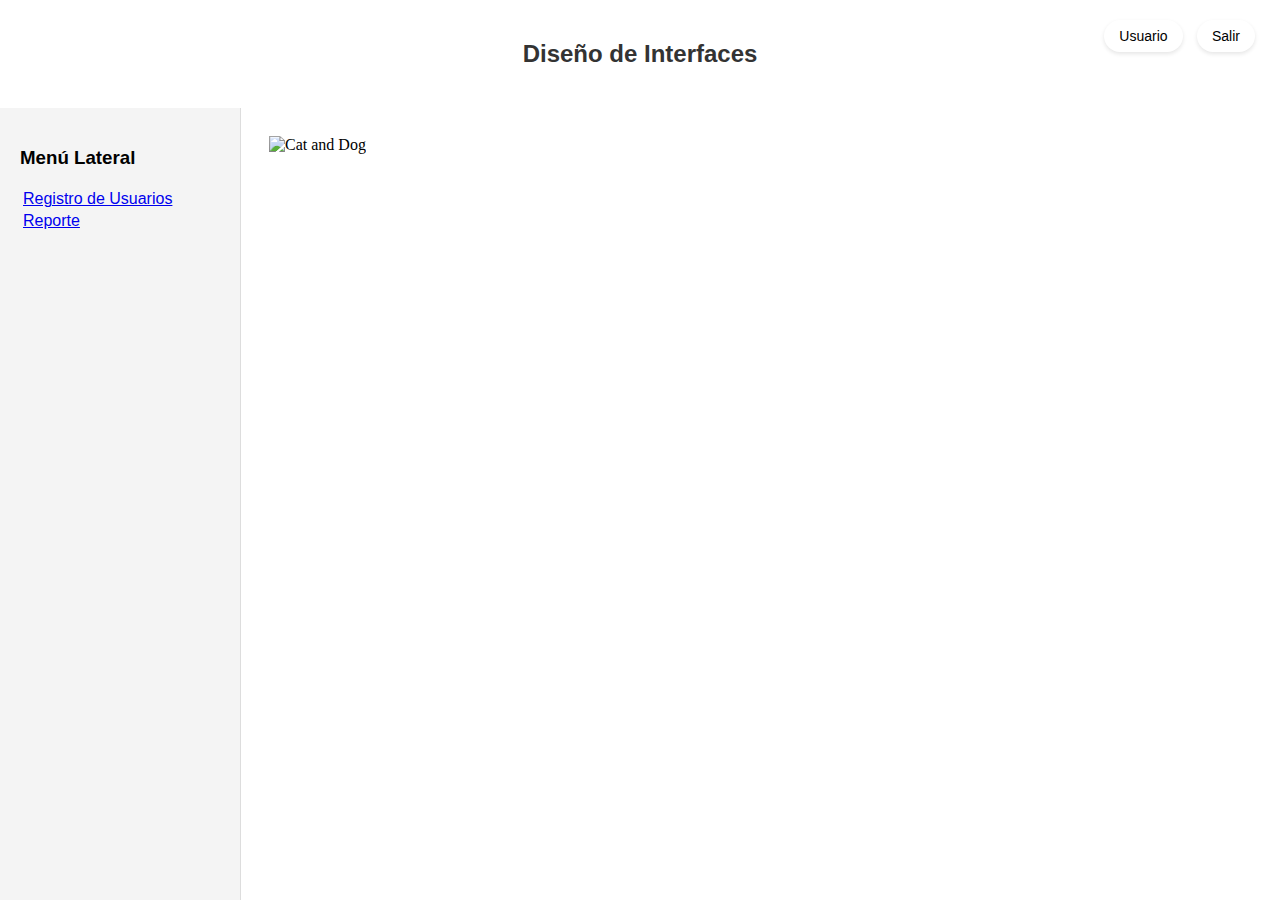
<file: index(taller4).html>
<!DOCTYPE html>
<html lang="en">
<head>
    <meta charset="UTF-8">
    <meta name="viewport" content="width=device-width, initial-scale=1.0">
    <title>Document</title>
    <style>
        body {
            margin: 0;
            font-family: Arial, sans-serif;
            display: flex;
            flex-direction: column;
            height: 100vh;
        }
        header {
            background-color: #ffffff;
            color: #333;
            padding: 20px;
            text-align: center;
            
        }
        .container {
            display: flex;
            flex: 1;
        }
        aside {
            width: 200px;
            background-color: #f4f4f4;
            padding: 20px;
            border-right: 1px solid #ddd;
        }
        .aside-right {
            width: 250px;
            background-color: #e9ecef;
            padding: 20px;
            border-left: 1px solid #ddd;
        }
        main {
            flex: 1;
            padding: 20px;
        }
        .menu-item {
            display: block;
            margin-bottom: 10px;
            text-decoration: none;
            color: #333;
        }
        .menu-item:hover {
            color: #007BFF;
        }
        .form-group {
            margin-bottom: 15px;
        }
        .form-group label {
            display: block;
            margin-bottom: 5px;
        }
        .etiqueta {
            background-color: #ffffff;
            color: rgb(0, 0, 0);
            padding: 8px 15px;
            border-radius: 20px;
            font-size: 14px;
            margin: 0 5px;
            display: inline-block;
            text-decoration: none;
            transition: all 0.3s ease;
            cursor: pointer;
            box-shadow: 0 2px 4px rgba(0,0,0,0.1);
        }
        .etiqueta:hover {
            background-color: #ffffff;
            transform: translateY(-2px);
            box-shadow: 0 0px 0px rgba(0,0,0,0.2);
        }
        .header-actions {
            position: absolute;
            top: 20px;
            right: 20px;
        }
    </style>
</head>
<body>
    <header>
        <h2>Diseño de Interfaces</h2>
        <div class="header-actions">
            <a href="#" class="etiqueta Usuario">Usuario</a>
            <a href="#" class="etiqueta Salir">Salir</a>
        </div>
    </header>
    
    <div class="container">
        <aside>
            <h3>Menú Lateral</h3>
            <table>
                <tr><!--filas-->
                    <td><a href="registroUsuario.html" target="contenido_iframe" class="RegistroUsuario">Registro de Usuarios</a></td> <!--Columna-->
                </tr>
                <tr>
                    <td><a href="reporte.html" target="contenido_iframe" class="Reporte">Reporte</a></td>
                </tr>
            </table>
        </aside>
        <main>
            <iframe name="contenido_iframe" src="frontPrincipal.html" style="width: 100%; height: 100%; min-height: 400px; border: none;"></iframe>
        </main>
    </div>
</body>
</html>
</file>
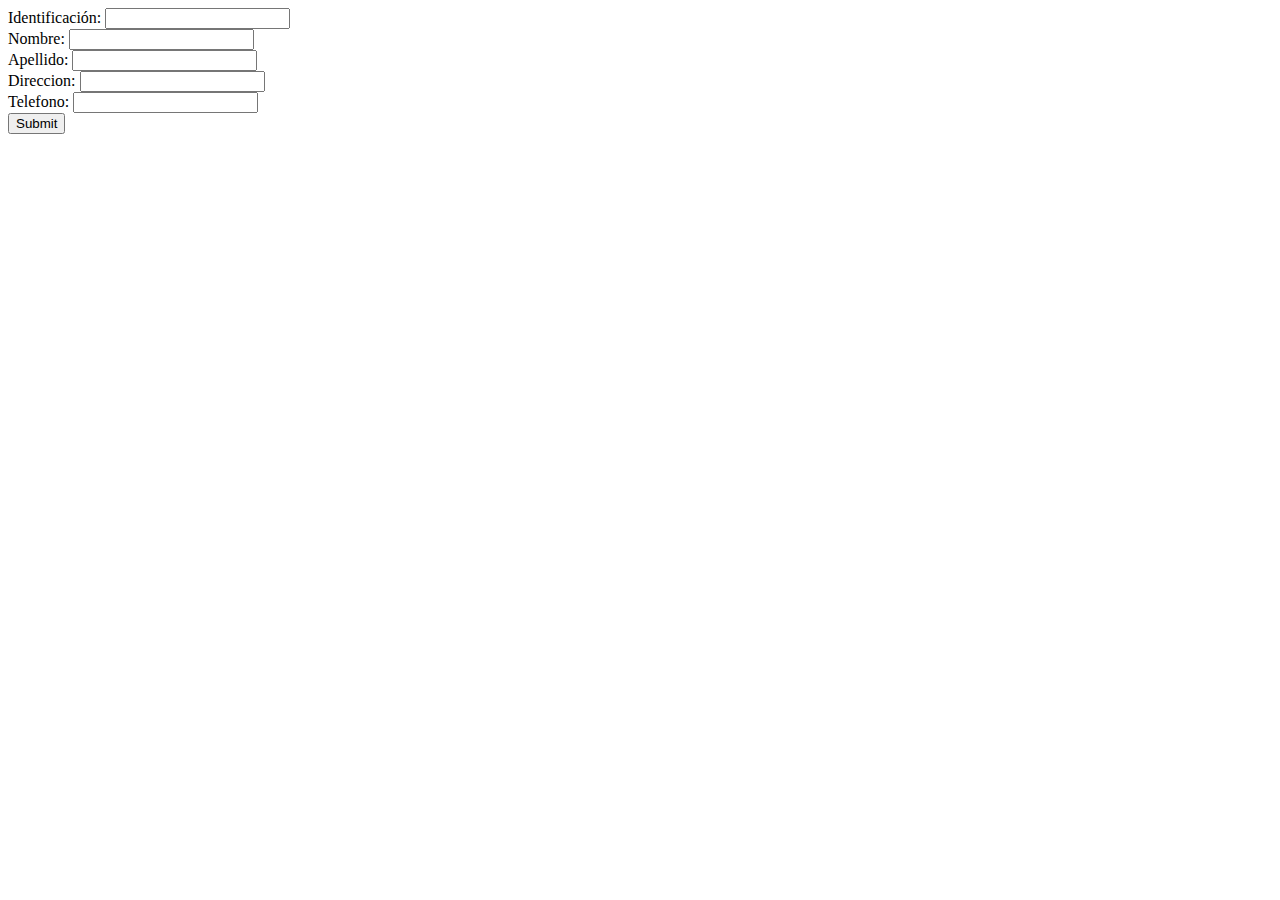
<file: registroUsuario.html>
<!DOCTYPE html>
<html lang="en">
<head>
    <meta charset="UTF-8">
    <meta name="viewport" content="width=device-width, initial-scale=1.0">
    <title>Document</title>
</head>
<body>
    <form action="submit.html">
                <div class="form-group">
                    <label for="label1">Identificación:</label>
                    <input type="text" id="label1" name="label1">
                </div>
                <div class="form-group">
                    <label for="label2">Nombre:</label>
                    <input type="text" id="label2" name="label2">
                </div>
                <div class="form-group">
                    <label for="label3">Apellido:</label>
                    <input type="text" id="label3" name="label3">
                </div>
                <div>
                    <label for="label4">Direccion:</label>
                    <input type="email" id="label4" name="label4">
                </div>
                <div>
                    <label for="label5">Telefono:</label>
                    <input type="text" id="label5" name="label5">
                </div>
                <input type="submit" value="Submit">
            </form>
</body>
</html>
</file>
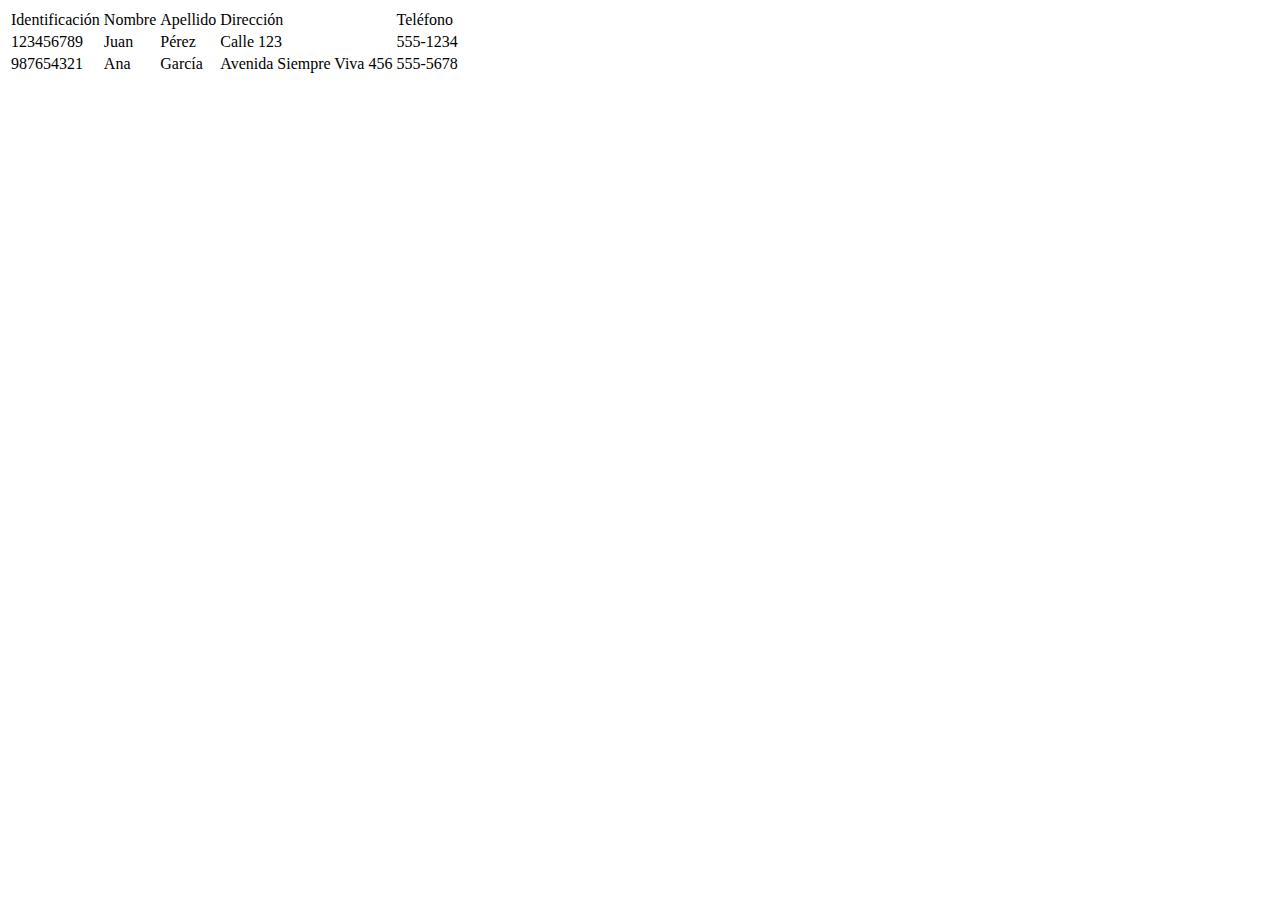
<file: reporte.html>
<!DOCTYPE html>
<html lang="en">
<head>
    <meta charset="UTF-8">
    <meta name="viewport" content="width=device-width, initial-scale=1.0">
    <title>Document</title>
</head>
<body>
    <table>
        <tr>
            <td>Identificación</td>
            <td>Nombre</td>
            <td>Apellido</td>
            <td>Dirección</td>
            <td>Teléfono</td>
        </tr>
        <tr>
            <td>123456789</td>
            <td>Juan</td>
            <td>Pérez</td>
            <td>Calle 123</td>
            <td>555-1234</td>
        </tr>
        <tr>
            <td>987654321</td>
            <td>Ana</td>
            <td>García</td>
            <td>Avenida Siempre Viva 456</td>
            <td>555-5678</td>
        </tr>
    </table>
</body>
</html>
</file>
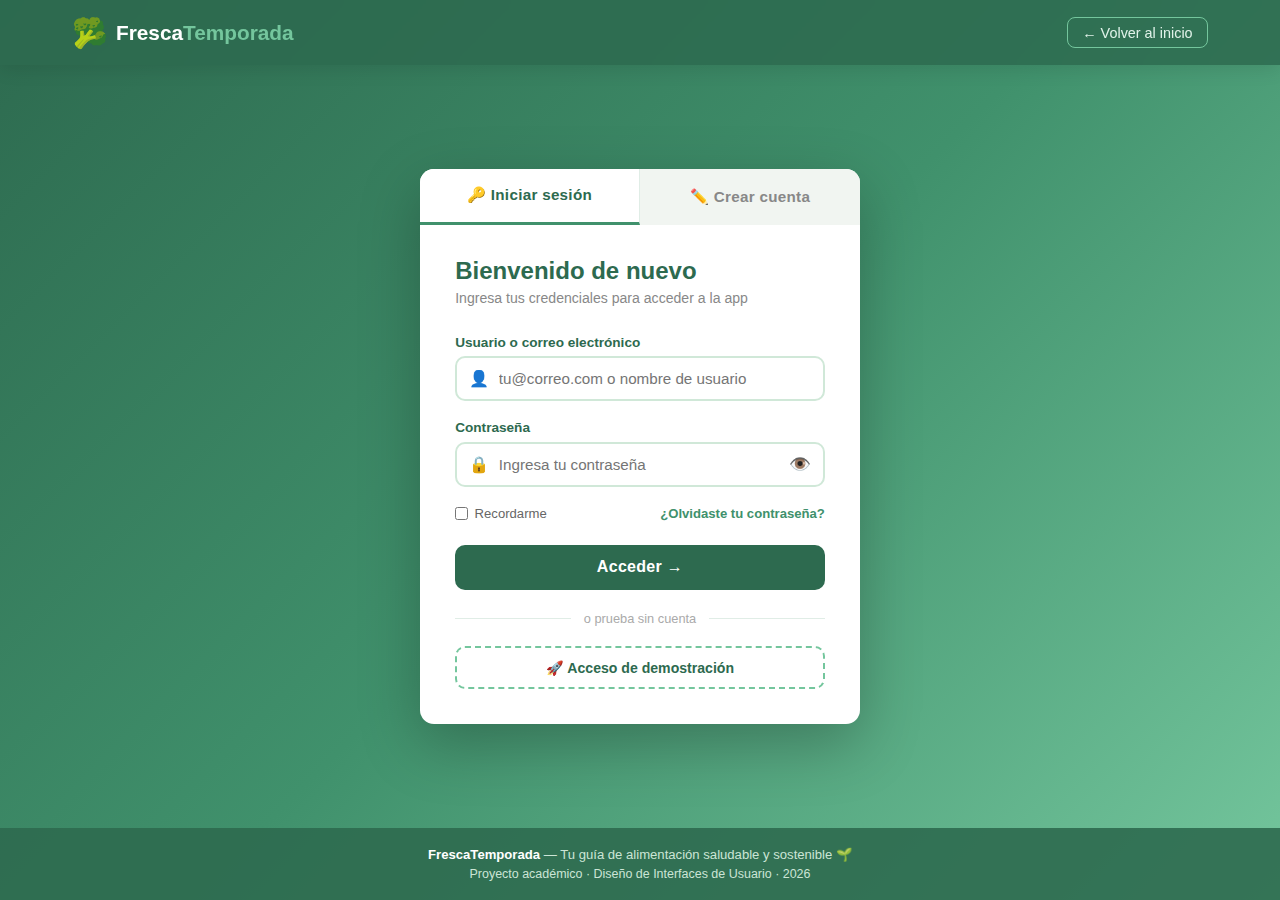
<file: PARCIAL1/dashboard.html>
<!DOCTYPE html>
<html lang="es">
<head>
  <meta charset="UTF-8" />
  <meta name="viewport" content="width=device-width, initial-scale=1.0" />
  <title>Dashboard – FrescaTemporada</title>
  <style>
    *, *::before, *::after { box-sizing: border-box; margin: 0; padding: 0; }

    :root {
      --verde-oscuro:  #2d6a4f;
      --verde-medio:   #40916c;
      --verde-claro:   #74c69d;
      --crema:         #f8f4e3;
      --naranja:       #e76f51;
      --gris-suave:    #f1f5f1;
      --rojo:          #e63946;
      --sidebar-w:     260px;
      --header-h:      65px;
      --sombra:        0 4px 18px rgba(0,0,0,.09);
      --radio:         12px;
    }

    body {
      font-family: 'Segoe UI', Arial, sans-serif;
      background: var(--gris-suave);
      color: #1b1b1b;
      min-height: 100vh;
      display: flex;
      flex-direction: column;
    }

    /* ══════════════════════════════
       TOP BAR
    ══════════════════════════════ */
    .topbar {
      position: fixed; top: 0; left: 0; right: 0; z-index: 200;
      height: var(--header-h);
      background: var(--verde-oscuro);
      display: flex; align-items: center;
      padding: 0 1.5rem;
      gap: 1rem;
      box-shadow: 0 2px 12px rgba(0,0,0,.2);
    }

    /* Hamburger (mobile) */
    .btn-menu {
      background: none; border: none; cursor: pointer;
      color: #fff; font-size: 1.4rem; padding: .3rem;
      display: none;
    }

    .topbar-logo {
      display: flex; align-items: center; gap: .5rem;
      text-decoration: none; flex-shrink: 0;
    }
    .topbar-logo .icono { font-size: 1.7rem; }
    .topbar-logo .texto { font-size: 1.2rem; font-weight: 700; color: #fff; }
    .topbar-logo .texto span { color: var(--verde-claro); }

    .topbar-spacer { flex: 1; }

    /* Búsqueda rápida */
    .topbar-search {
      display: flex; align-items: center;
      background: rgba(255,255,255,.12);
      border-radius: 999px;
      padding: .35rem .9rem;
      gap: .5rem;
      max-width: 280px; width: 100%;
      border: 1px solid rgba(255,255,255,.2);
      transition: background .2s;
    }
    .topbar-search:focus-within { background: rgba(255,255,255,.22); }
    .topbar-search input {
      background: none; border: none; outline: none;
      color: #fff; font-size: .88rem; font-family: inherit;
      width: 100%;
    }
    .topbar-search input::placeholder { color: rgba(255,255,255,.6); }
    .topbar-search .lupa { color: rgba(255,255,255,.7); font-size: .95rem; }

    /* Info de usuario en topbar */
    .topbar-user {
      display: flex; align-items: center; gap: .7rem;
      flex-shrink: 0;
    }
    .topbar-user .saludo {
      font-size: .82rem; color: rgba(255,255,255,.75);
      text-align: right; line-height: 1.3;
    }
    .topbar-user .saludo strong { display: block; color: #fff; font-size: .9rem; }

    .avatar-topbar {
      width: 38px; height: 38px;
      background: var(--verde-claro);
      border-radius: 50%;
      display: flex; align-items: center; justify-content: center;
      font-size: 1rem; font-weight: 800;
      color: var(--verde-oscuro);
      flex-shrink: 0;
      border: 2px solid rgba(255,255,255,.3);
    }

    .btn-cerrar-sesion {
      display: flex; align-items: center; gap: .35rem;
      background: rgba(231,111,81,.85);
      color: #fff; border: none;
      padding: .4rem .95rem; border-radius: 999px;
      font-size: .82rem; font-weight: 700;
      font-family: inherit; cursor: pointer;
      transition: background .2s, transform .15s;
      white-space: nowrap;
    }
    .btn-cerrar-sesion:hover { background: #c75a3e; transform: translateY(-1px); }

    /* ══════════════════════════════
       LAYOUT PRINCIPAL
    ══════════════════════════════ */
    .layout {
      display: flex;
      margin-top: var(--header-h);
      min-height: calc(100vh - var(--header-h));
    }

    /* ══════════════════════════════
       SIDEBAR
    ══════════════════════════════ */
    .sidebar {
      width: var(--sidebar-w);
      background: #fff;
      box-shadow: 2px 0 12px rgba(0,0,0,.07);
      position: fixed;
      top: var(--header-h);
      bottom: 0;
      left: 0;
      overflow-y: auto;
      z-index: 100;
      transition: transform .3s;
      display: flex; flex-direction: column;
    }

    /* Perfil en sidebar */
    .sidebar-perfil {
      padding: 1.5rem 1.2rem 1rem;
      border-bottom: 1px solid #e8f0eb;
      text-align: center;
    }
    .sidebar-avatar {
      width: 56px; height: 56px;
      background: linear-gradient(135deg, var(--verde-medio), var(--verde-claro));
      border-radius: 50%;
      display: flex; align-items: center; justify-content: center;
      font-size: 1.5rem; font-weight: 800; color: #fff;
      margin: 0 auto .6rem;
      box-shadow: 0 4px 12px rgba(64,145,108,.3);
    }
    .sidebar-perfil .nombre {
      font-size: .95rem; font-weight: 700; color: var(--verde-oscuro);
      white-space: nowrap; overflow: hidden; text-overflow: ellipsis;
    }
    .sidebar-perfil .rol {
      font-size: .75rem; color: #888; margin-top: .15rem;
    }
    .badge-sesion {
      display: inline-flex; align-items: center; gap: .3rem;
      background: #d8f3dc; color: var(--verde-oscuro);
      border-radius: 999px; padding: .2rem .65rem;
      font-size: .72rem; font-weight: 600; margin-top: .5rem;
    }
    .dot-verde {
      width: 7px; height: 7px;
      background: #40916c; border-radius: 50%;
      animation: pulso 2s infinite;
    }
    @keyframes pulso {
      0%, 100% { opacity: 1; } 50% { opacity: .4; }
    }

    /* Navegación del menú */
    .sidebar-nav { flex: 1; padding: .8rem 0; }
    .nav-grupo-titulo {
      font-size: .68rem; text-transform: uppercase;
      letter-spacing: .9px; color: #aaa; font-weight: 700;
      padding: .6rem 1.3rem .3rem;
    }

    .nav-item {
      display: flex; align-items: center; gap: .75rem;
      padding: .62rem 1.3rem;
      text-decoration: none; color: #555;
      font-size: .9rem; font-weight: 500;
      border-left: 3px solid transparent;
      transition: background .15s, color .15s, border-color .15s;
      cursor: pointer; border: none; background: none;
      width: 100%; font-family: inherit; text-align: left;
    }
    .nav-item:hover {
      background: #f0faf4; color: var(--verde-oscuro);
      border-left-color: var(--verde-claro);
    }
    .nav-item.activo {
      background: #e8f5ee; color: var(--verde-oscuro);
      border-left-color: var(--verde-medio); font-weight: 700;
    }
    .nav-item .nav-icono { font-size: 1.1rem; flex-shrink: 0; width: 22px; text-align: center; }
    .nav-badge {
      margin-left: auto; background: var(--naranja); color: #fff;
      border-radius: 999px; padding: .1rem .5rem;
      font-size: .68rem; font-weight: 700;
    }

    /* Footer sidebar */
    .sidebar-footer {
      padding: 1rem 1.2rem;
      border-top: 1px solid #e8f0eb;
    }
    .btn-logout-sidebar {
      display: flex; align-items: center; gap: .6rem;
      padding: .6rem 1rem;
      background: #fde8e4; color: var(--rojo);
      border: 1px solid #f5b8b0;
      border-radius: 8px; width: 100%;
      font-size: .88rem; font-weight: 700;
      font-family: inherit; cursor: pointer;
      transition: background .2s;
    }
    .btn-logout-sidebar:hover { background: #fbd0cb; }

    /* ══════════════════════════════
       CONTENIDO PRINCIPAL
    ══════════════════════════════ */
    .main {
      margin-left: var(--sidebar-w);
      flex: 1;
      padding: 2rem;
      min-width: 0;
    }

    /* Header de sección */
    .seccion-header {
      display: flex; align-items: flex-start; justify-content: space-between;
      margin-bottom: 1.8rem; gap: 1rem; flex-wrap: wrap;
    }
    .seccion-header h1 { font-size: 1.6rem; color: var(--verde-oscuro); line-height: 1.25; }
    .seccion-header .sub { font-size: .9rem; color: #888; margin-top: .2rem; }
    .fecha-badge {
      background: #fff; border: 1px solid #d0e8d8; border-radius: 8px;
      padding: .4rem .9rem; font-size: .82rem; color: var(--verde-oscuro); font-weight: 600;
      white-space: nowrap;
    }

    /* ── TARJETAS DE ESTADÍSTICAS ── */
    .stats-grid {
      display: grid;
      grid-template-columns: repeat(auto-fit, minmax(190px, 1fr));
      gap: 1.2rem;
      margin-bottom: 2rem;
    }
    .stat-card {
      background: #fff; border-radius: var(--radio);
      padding: 1.3rem 1.2rem;
      box-shadow: var(--sombra);
      display: flex; align-items: center; gap: 1rem;
      transition: transform .2s, box-shadow .2s;
    }
    .stat-card:hover { transform: translateY(-3px); box-shadow: 0 8px 24px rgba(0,0,0,.12); }
    .stat-icono {
      width: 48px; height: 48px; border-radius: 12px;
      display: flex; align-items: center; justify-content: center;
      font-size: 1.4rem; flex-shrink: 0;
    }
    .si-verde  { background: #d8f3dc; }
    .si-naranja{ background: #fde8d4; }
    .si-azul   { background: #dbeafe; }
    .si-amarillo{ background: #fef9c3; }
    .stat-info .numero { font-size: 1.6rem; font-weight: 900; color: var(--verde-oscuro); line-height: 1; }
    .stat-info .etiqueta { font-size: .78rem; color: #888; margin-top: .15rem; }

    /* ── GRID ACCIONES RÁPIDAS ── */
    .panel-titulo {
      font-size: 1.1rem; font-weight: 700; color: var(--verde-oscuro);
      margin-bottom: 1rem; display: flex; align-items: center; gap: .5rem;
    }
    .acciones-grid {
      display: grid;
      grid-template-columns: repeat(auto-fill, minmax(200px, 1fr));
      gap: 1rem;
      margin-bottom: 2rem;
    }
    .accion-card {
      background: #fff; border-radius: var(--radio);
      padding: 1.4rem 1.2rem;
      box-shadow: var(--sombra);
      text-align: center; cursor: pointer;
      border: 2px solid transparent;
      transition: transform .2s, border-color .2s, box-shadow .2s;
      text-decoration: none; color: inherit;
      display: block;
    }
    .accion-card:hover {
      transform: translateY(-4px);
      border-color: var(--verde-claro);
      box-shadow: 0 10px 28px rgba(0,0,0,.12);
    }
    .accion-card .ac-icono { font-size: 2.2rem; margin-bottom: .6rem; display: block; }
    .accion-card .ac-titulo { font-size: .92rem; font-weight: 700; color: var(--verde-oscuro); margin-bottom: .3rem; }
    .accion-card .ac-desc   { font-size: .78rem; color: #888; line-height: 1.4; }
    .ac-tag {
      display: inline-block; margin-top: .5rem;
      background: var(--gris-suave); border-radius: 999px;
      padding: .15rem .6rem; font-size: .7rem;
      color: #666; font-weight: 600;
    }
    .ac-tag.nuevo  { background: #d8f3dc; color: var(--verde-oscuro); }
    .ac-tag.activo { background: #dbeafe; color: #1d4ed8; }

    /* ── PANEL INFERIOR (actividad + notificaciones) ── */
    .panel-grid {
      display: grid;
      grid-template-columns: 1fr 340px;
      gap: 1.4rem;
    }

    .panel-box {
      background: #fff; border-radius: var(--radio);
      box-shadow: var(--sombra);
      overflow: hidden;
    }
    .panel-box-header {
      padding: 1rem 1.3rem;
      border-bottom: 1px solid #e8f0eb;
      display: flex; align-items: center; justify-content: space-between;
    }
    .panel-box-header h3 { font-size: .95rem; font-weight: 700; color: var(--verde-oscuro); }
    .panel-box-header .ver-todo { font-size: .78rem; color: var(--verde-medio); text-decoration: none; }
    .panel-box-header .ver-todo:hover { text-decoration: underline; }

    /* Lista de actividad */
    .actividad-lista { padding: .5rem 0; }
    .actividad-item {
      display: flex; align-items: flex-start; gap: .8rem;
      padding: .7rem 1.3rem;
      border-bottom: 1px solid #f3f7f4;
      transition: background .15s;
    }
    .actividad-item:last-child { border-bottom: none; }
    .actividad-item:hover { background: #f9fdf9; }
    .act-icono-wrap {
      width: 34px; height: 34px; border-radius: 50%;
      display: flex; align-items: center; justify-content: center;
      font-size: .95rem; flex-shrink: 0; margin-top: .1rem;
    }
    .ai-verde   { background: #d8f3dc; }
    .ai-naranja { background: #fde8d4; }
    .ai-azul    { background: #dbeafe; }
    .ai-gris    { background: #f0f0f0; }
    .act-texto .titulo { font-size: .88rem; color: #333; font-weight: 500; line-height: 1.3; }
    .act-texto .hora   { font-size: .75rem; color: #aaa; margin-top: .15rem; }

    /* Notificaciones */
    .noti-lista { padding: .5rem 0; }
    .noti-item {
      display: flex; align-items: flex-start; gap: .75rem;
      padding: .75rem 1.3rem;
      border-bottom: 1px solid #f3f7f4;
    }
    .noti-item:last-child { border-bottom: none; }
    .noti-item.no-leida { background: #f6fbf8; }
    .noti-punto {
      width: 8px; height: 8px; border-radius: 50%;
      background: var(--verde-medio); flex-shrink: 0; margin-top: .4rem;
    }
    .noti-punto.leida { background: #ccc; }
    .noti-item .noti-texto { font-size: .85rem; color: #444; line-height: 1.4; }
    .noti-item .noti-hora  { font-size: .73rem; color: #aaa; margin-top: .2rem; }

    /* Modal de confirmación logout */
    .overlay {
      display: none; position: fixed; inset: 0;
      background: rgba(0,0,0,.45); z-index: 400;
      align-items: center; justify-content: center;
    }
    .overlay.visible { display: flex; }
    .modal {
      background: #fff; border-radius: var(--radio);
      padding: 2.2rem 2rem; max-width: 380px; width: 90%;
      text-align: center; box-shadow: 0 20px 60px rgba(0,0,0,.3);
      animation: slideUp .25s ease;
    }
    @keyframes slideUp { from { transform: translateY(30px); opacity: 0; } to { transform: translateY(0); opacity: 1; } }
    .modal .modal-icono { font-size: 3rem; margin-bottom: .6rem; }
    .modal h3 { font-size: 1.2rem; color: var(--verde-oscuro); margin-bottom: .5rem; }
    .modal p  { font-size: .9rem; color: #666; margin-bottom: 1.5rem; }
    .modal-btns { display: flex; gap: .8rem; justify-content: center; }
    .btn-cancel {
      padding: .6rem 1.5rem; background: #f1f1f1; border: none;
      border-radius: 999px; font-size: .9rem; font-family: inherit;
      cursor: pointer; color: #555; transition: background .2s;
    }
    .btn-cancel:hover { background: #e0e0e0; }
    .btn-confirm {
      padding: .6rem 1.5rem; background: var(--rojo); border: none;
      border-radius: 999px; font-size: .9rem; font-family: inherit;
      cursor: pointer; color: #fff; font-weight: 700; transition: background .2s;
    }
    .btn-confirm:hover { background: #c0392b; }

    /* Toast */
    .toast {
      position: fixed; bottom: 1.5rem; right: 1.5rem; z-index: 500;
      background: var(--verde-oscuro); color: #fff;
      border-radius: 10px; padding: .8rem 1.4rem;
      font-size: .88rem; font-weight: 600;
      box-shadow: 0 8px 20px rgba(0,0,0,.2);
      display: none; align-items: center; gap: .6rem;
      animation: fadeInUp .3s ease;
    }
    .toast.visible { display: flex; }
    @keyframes fadeInUp { from { opacity: 0; transform: translateY(12px); } to { opacity: 1; transform: translateY(0); } }

    /* ═══════════════════════════════════════
       ESTILOS PARA SECCIONES EMBEBIDAS (RF08)
    ═══════════════════════════════════════ */
    .chips { display: flex; flex-wrap: wrap; gap: .4rem; }
    .chip { background: var(--gris-suave); border: 1px solid #d0e8d8; border-radius: 999px; padding: .25rem .7rem; font-size: .78rem; color: var(--verde-oscuro); font-weight: 500; }
    .chip.destacado { background: #fff3cd; border-color: #f9c74f; color: #7d5a00; }

    .sec-hero { padding: 2rem; border-radius: var(--radio); text-align: center; margin-bottom: 1.5rem; }
    .sec-hero .icono-grande { font-size: 3rem; margin-bottom: .5rem; }
    .sec-hero h2 { font-size: 1.8rem; color: var(--verde-oscuro); margin-bottom: .6rem; }
    .sec-hero p { max-width: 650px; margin: 0 auto; font-size: .95rem; color: #444; }
    .sec-hero.color-frutas { background: linear-gradient(135deg, #d8f3dc 0%, #b7e4c7 100%); }
    .sec-hero.color-verduras { background: linear-gradient(135deg, #b7e4c7 0%, #95d5b2 100%); }
    .sec-hero.color-nutricion { background: linear-gradient(135deg, #fff3e0 0%, #ffe8cc 100%); }
    .sec-hero.color-sostenible { background: linear-gradient(135deg, #d8f3dc 0%, #52b788 100%); }
    .sec-hero.color-recetas { background: linear-gradient(135deg, #ffecd2 0%, #fcb69f 100%); }

    .descripcion-pag { background: #fff; border-radius: var(--radio); padding: 1.8rem; box-shadow: var(--sombra); margin-bottom: 1.5rem; }
    .descripcion-pag h3 { color: var(--verde-oscuro); font-size: 1.15rem; margin-bottom: .7rem; }
    .descripcion-pag p { color: #555; margin-bottom: .7rem; font-size: .92rem; }
    .descripcion-pag ul { padding-left: 1.4rem; color: #555; font-size: .92rem; }
    .descripcion-pag ul li { margin-bottom: .35rem; }

    .sub-titulo { font-size: 1.35rem; color: var(--verde-oscuro); margin: 1.5rem 0 .25rem; font-weight: 700; }
    .sub-sub { color: #666; font-size: .87rem; margin-bottom: 1rem; }

    .mes-grid { display: grid; grid-template-columns: repeat(auto-fit, minmax(170px, 1fr)); gap: 1rem; margin-bottom: 1.5rem; }
    .mes-card { background: #fff; border-radius: var(--radio); padding: 1rem; box-shadow: var(--sombra); border-top: 4px solid var(--verde-medio); }
    .mes-card h3 { font-size: .88rem; color: var(--verde-oscuro); margin-bottom: .6rem; font-weight: 700; }
    .mes-card h3.activo { color: var(--naranja); }

    .frutas-section { background: var(--gris-suave); padding: 1.5rem; border-radius: var(--radio); margin-bottom: 1.5rem; }
    .frutas-grid { display: grid; grid-template-columns: repeat(auto-fit, minmax(160px, 1fr)); gap: 1rem; }
    .fruta-card { background: #fff; border-radius: var(--radio); padding: 1.3rem 1rem; text-align: center; box-shadow: var(--sombra); transition: transform .2s; }
    .fruta-card:hover { transform: translateY(-4px); }
    .fruta-card .emoji { font-size: 2.4rem; margin-bottom: .4rem; }
    .fruta-card h3 { color: var(--verde-oscuro); font-size: .9rem; margin-bottom: .3rem; }
    .fruta-card p { font-size: .8rem; color: #666; }
    .tag-mes { display: inline-block; background: var(--verde-claro); color: var(--verde-oscuro); border-radius: 999px; padding: .12rem .65rem; font-size: .73rem; font-weight: 700; margin-top: .4rem; }

    table.tabla-verd { width: 100%; border-collapse: collapse; background: #fff; border-radius: var(--radio); overflow: hidden; box-shadow: var(--sombra); margin-bottom: 1.5rem; }
    table.tabla-verd thead tr { background: var(--verde-oscuro); color: #fff; }
    table.tabla-verd thead th { padding: .75rem 1rem; text-align: left; font-size: .87rem; font-weight: 600; }
    table.tabla-verd tbody tr:nth-child(even) { background: #f6fbf8; }
    table.tabla-verd tbody tr:hover { background: #e8f5ee; }
    table.tabla-verd tbody td { padding: .65rem 1rem; font-size: .87rem; color: #444; border-bottom: 1px solid #e0ede6; }
    .badge-mes { display: inline-block; background: var(--verde-claro); color: var(--verde-oscuro); border-radius: 999px; padding: .1rem .55rem; font-size: .72rem; font-weight: 700; margin: .08rem; }
    .badge-ahora { background: #f4a261 !important; color: #fff !important; }

    .cat-grid { display: grid; grid-template-columns: repeat(auto-fit, minmax(170px, 1fr)); gap: 1rem; margin-bottom: 1.5rem; }
    .cat-card { background: #fff; border-radius: var(--radio); padding: 1.2rem; text-align: center; box-shadow: var(--sombra); border-top: 4px solid var(--verde-medio); }
    .cat-card .emoji { font-size: 2.2rem; margin-bottom: .4rem; }
    .cat-card h3 { color: var(--verde-oscuro); font-size: .88rem; margin-bottom: .25rem; }
    .cat-card p { font-size: .78rem; color: #666; }

    .vit-grid { display: grid; grid-template-columns: repeat(auto-fit, minmax(220px, 1fr)); gap: 1.1rem; margin-bottom: 1.5rem; }
    .vit-card { background: #fff; border-radius: var(--radio); padding: 1.2rem; box-shadow: var(--sombra); display: flex; flex-direction: column; gap: .4rem; }
    .vit-card .vit-nombre { font-size: .97rem; font-weight: 700; color: var(--verde-oscuro); display: flex; align-items: center; gap: .4rem; }
    .vit-card p { font-size: .83rem; color: #555; }
    .vit-card .fuentes { font-size: .76rem; background: var(--gris-suave); border-radius: 7px; padding: .3rem .6rem; color: #444; }
    .vit-card .fuentes strong { color: var(--verde-oscuro); }
    .color-c  { border-left: 4px solid #f4a261; }
    .color-a  { border-left: 4px solid #e76f51; }
    .color-k  { border-left: 4px solid var(--verde-medio); }
    .color-b9 { border-left: 4px solid #52b788; }
    .color-e  { border-left: 4px solid #f9c74f; }
    .color-fe { border-left: 4px solid #a8dadc; }

    .ben-grid { display: grid; grid-template-columns: repeat(auto-fit, minmax(210px, 1fr)); gap: 1.1rem; margin-bottom: 1.5rem; }
    .ben-card { background: #fff; border-radius: var(--radio); padding: 1.2rem; box-shadow: var(--sombra); }
    .ben-card .icon { font-size: 1.7rem; margin-bottom: .35rem; }
    .ben-card h3 { color: var(--verde-oscuro); font-size: .9rem; margin-bottom: .25rem; }
    .ben-card p { font-size: .82rem; color: #666; }

    .barra-item { margin-bottom: .9rem; }
    .barra-label { display: flex; justify-content: space-between; font-size: .86rem; color: #444; margin-bottom: .2rem; }
    .barra-track { background: #e0ede6; border-radius: 999px; height: 12px; overflow: hidden; }
    .barra-fill { height: 100%; border-radius: 999px; background: var(--verde-medio); transition: width .6s; }

    .consejos-grid { display: grid; grid-template-columns: repeat(auto-fit, minmax(230px, 1fr)); gap: 1.2rem; margin-bottom: 1.5rem; }
    .consejo-card { background: #fff; border-radius: var(--radio); padding: 1.4rem; box-shadow: var(--sombra); border-left: 5px solid var(--verde-medio); }
    .consejo-card .num { font-size: 1.7rem; font-weight: 900; color: var(--verde-claro); line-height: 1; margin-bottom: .3rem; }
    .consejo-card h3 { font-size: .93rem; color: var(--verde-oscuro); margin-bottom: .35rem; }
    .consejo-card p { font-size: .83rem; color: #666; }

    .impacto-section { background: var(--verde-oscuro); padding: 1.8rem; border-radius: var(--radio); margin-bottom: 1.5rem; color: #fff; }
    .impacto-section h3 { font-size: 1.2rem; margin-bottom: .25rem; }
    .impacto-section .sub { color: var(--verde-claro); margin-bottom: 1.1rem; font-size: .85rem; }
    .impacto-stats-grid { display: grid; grid-template-columns: repeat(auto-fit, minmax(160px, 1fr)); gap: 1rem; }
    .impacto-stat { background: rgba(255,255,255,.1); border-radius: var(--radio); padding: 1.1rem; text-align: center; }
    .impacto-stat .numero { font-size: 1.9rem; font-weight: 900; color: var(--verde-claro); }
    .impacto-stat p { font-size: .8rem; color: #cce5d6; margin-top: .25rem; }

    .acc-grid { display: grid; grid-template-columns: repeat(auto-fit, minmax(190px, 1fr)); gap: 1.1rem; margin-bottom: 1.5rem; }
    .acc-card { background: #fff; border-radius: var(--radio); padding: 1.2rem; text-align: center; box-shadow: var(--sombra); }
    .acc-card .emoji { font-size: 1.9rem; margin-bottom: .4rem; }
    .acc-card h3 { font-size: .88rem; color: var(--verde-oscuro); margin-bottom: .25rem; }
    .acc-card p { font-size: .78rem; color: #666; }

    .filtros-rec { display: flex; flex-wrap: wrap; gap: .45rem; margin-bottom: 1.2rem; }
    .filtro-btn { background: #fff; border: 2px solid #d0e8d8; border-radius: 999px; padding: .32rem .9rem; font-size: .83rem; font-weight: 600; color: var(--verde-oscuro); cursor: pointer; transition: all .2s; font-family: inherit; }
    .filtro-btn:hover, .filtro-btn.sel { background: var(--verde-medio); color: #fff; border-color: var(--verde-medio); }

    .recetas-grid { display: grid; grid-template-columns: repeat(auto-fit, minmax(270px, 1fr)); gap: 1.4rem; margin-bottom: 1.5rem; }
    .receta-card { background: #fff; border-radius: var(--radio); box-shadow: var(--sombra); overflow: hidden; transition: transform .2s, box-shadow .2s; }
    .receta-card:hover { transform: translateY(-4px); box-shadow: 0 10px 24px rgba(0,0,0,.12); }
    .receta-imagen { height: 140px; display: flex; align-items: center; justify-content: center; font-size: 4rem; background: var(--gris-suave); }
    .receta-body { padding: 1.1rem; }
    .receta-meta { display: flex; gap: .5rem; margin-bottom: .55rem; flex-wrap: wrap; }
    .meta-tag { display: inline-flex; align-items: center; gap: .25rem; font-size: .75rem; color: #666; background: var(--gris-suave); border-radius: 999px; padding: .16rem .6rem; }
    .receta-body h3 { font-size: .97rem; color: var(--verde-oscuro); margin-bottom: .3rem; }
    .receta-body p { font-size: .82rem; color: #666; margin-bottom: .6rem; }
    .ingredientes { font-size: .79rem; color: #555; }
    .ingredientes strong { color: var(--verde-oscuro); }
    .dificultad { display: inline-block; padding: .16rem .65rem; border-radius: 999px; font-size: .72rem; font-weight: 700; }
    .facil   { background: #d8f3dc; color: #1b4332; }
    .medio   { background: #fff3cd; color: #7d5a00; }
    .dificil { background: #fde8e4; color: #7d2d00; }

    .chef-consejo { background: var(--verde-oscuro); color: #fff; padding: 1.8rem; border-radius: var(--radio); margin-bottom: 1.5rem; }
    .chef-consejo h3 { font-size: 1.15rem; margin-bottom: .7rem; color: var(--verde-claro); }
    .chef-consejo blockquote { font-size: .97rem; font-style: italic; margin: .8rem 0; color: #fff; border-left: 4px solid var(--verde-claro); padding-left: .9rem; }
    .chef-consejo p { font-size: .86rem; color: #cce5d6; }

    /* ── RESPONSIVE ── */
    @media (max-width: 900px) {
      .panel-grid { grid-template-columns: 1fr; }
    }
    @media (max-width: 768px) {
      .sidebar { transform: translateX(-100%); }
      .sidebar.abierto { transform: translateX(0); }
      .main { margin-left: 0; padding: 1.2rem 1rem; }
      .btn-menu { display: block; }
      .topbar-search { display: none; }
      .acciones-grid { grid-template-columns: repeat(2, 1fr); }
      .stats-grid { grid-template-columns: repeat(2, 1fr); }
    }
    @media (max-width: 420px) {
      .acciones-grid { grid-template-columns: 1fr; }
      .stats-grid { grid-template-columns: 1fr; }
      .topbar-user .saludo { display: none; }
    }
  </style>
</head>
<body>

  <!-- ══════════════════════════════════════════
       TOP BAR
  ══════════════════════════════════════════ -->
  <header class="topbar">
    <button class="btn-menu" onclick="toggleSidebar()">☰</button>

    <a href="index.html" class="topbar-logo">
      <span class="icono">🥦</span>
      <span class="texto">Fresca<span>Temporada</span></span>
    </a>

    <div class="topbar-spacer"></div>

    <!-- Búsqueda -->
    <div class="topbar-search">
      <span class="lupa">🔍</span>
      <input type="text" placeholder="Buscar frutas, recetas…" id="buscador" oninput="buscar()" />
    </div>

    <!-- Usuario -->
    <div class="topbar-user">
      <div class="saludo" id="saludoTop">
        Bienvenido/a<br><strong id="nombreTop">Cargando…</strong>
      </div>
      <div class="avatar-topbar" id="avatarTop">U</div>
      <button class="btn-cerrar-sesion" onclick="abrirModal()">
        🚪 Cerrar sesión
      </button>
    </div>
  </header>

  <!-- ══════════════════════════════════════════
       LAYOUT
  ══════════════════════════════════════════ -->
  <div class="layout">

    <!-- ──────── SIDEBAR ──────── -->
    <aside class="sidebar" id="sidebar">

      <!-- Perfil -->
      <div class="sidebar-perfil">
        <div class="sidebar-avatar" id="sidebarAvatar">U</div>
        <div class="nombre" id="sidebarNombre">Usuario</div>
        <div class="rol">Miembro activo</div>
        <div class="badge-sesion"><span class="dot-verde"></span> En sesión</div>
      </div>

      <!-- Navegación -->
      <nav class="sidebar-nav">

        <div class="nav-grupo-titulo">Principal</div>
        <button class="nav-item activo" data-seccion="inicio" title="Inicio – Ver resumen de actividad y estadísticas" onclick="mostrarSeccion('inicio')">
          <span class="nav-icono">🏠</span> Inicio – Resumen
        </button>
        <button class="nav-item" data-seccion="frutas" title="Frutas de Temporada – Calendario mensual y frutas de Marzo" onclick="mostrarSeccion('frutas')">
          <span class="nav-icono">🍓</span> Frutas de Temporada
        </button>
        <button class="nav-item" data-seccion="verduras" title="Verduras de Temporada – Tabla por mes y categorías" onclick="mostrarSeccion('verduras')">
          <span class="nav-icono">🥦</span> Verduras de Temporada
        </button>

        <div class="nav-grupo-titulo">Información</div>
        <button class="nav-item" data-seccion="nutricion" title="Beneficios Nutricionales – Vitaminas, minerales y comparativa" onclick="mostrarSeccion('nutricion')">
          <span class="nav-icono">🧬</span> Beneficios Nutricionales
        </button>
        <button class="nav-item" data-seccion="sostenible" title="Consumo Sostenible – 6 consejos y datos de impacto ambiental" onclick="mostrarSeccion('sostenible')">
          <span class="nav-icono">♻️</span> Consumo Sostenible
        </button>
        <button class="nav-item" data-seccion="recetas" title="Recetas – 6 platos con ingredientes de temporada de Marzo" onclick="mostrarSeccion('recetas')">
          <span class="nav-icono">🥗</span> Recetas
          <span class="nav-badge">6</span>
        </button>

        <div class="nav-grupo-titulo">Mi cuenta</div>
        <button class="nav-item" data-seccion="favoritos" title="Mis Favoritos – Frutas y recetas que has guardado" onclick="mostrarSeccion('favoritos')">
          <span class="nav-icono">❤️</span> Mis Favoritos
        </button>
        <button class="nav-item" data-seccion="calendario" title="Mi Calendario – Planifica tus compras por mes" onclick="mostrarSeccion('calendario')">
          <span class="nav-icono">🗓️</span> Mi Calendario
        </button>
        <button class="nav-item" data-seccion="alertas" title="Mis Alertas – Notificaciones de cambio de temporada" onclick="mostrarSeccion('alertas')">
          <span class="nav-icono">🔔</span> Mis Alertas
          <span class="nav-badge">3</span>
        </button>
        <button class="nav-item" data-seccion="perfil" title="Mi Perfil – Ver y gestionar tu información personal" onclick="mostrarSeccion('perfil')">
          <span class="nav-icono">👤</span> Mi Perfil
        </button>
        <button class="nav-item" data-seccion="ajustes" title="Ajustes – Configurar preferencias de la aplicación" onclick="mostrarSeccion('ajustes')">
          <span class="nav-icono">⚙️</span> Ajustes
        </button>

      </nav>

      <!-- Botón logout en sidebar -->
      <div class="sidebar-footer">
        <button class="btn-logout-sidebar" onclick="abrirModal()">
          🚪 Cerrar sesión
        </button>
      </div>

    </aside>

    <!-- ──────── CONTENIDO PRINCIPAL ──────── -->
    <main class="main" id="main">

      <!-- ═══════════ SECCIÓN: INICIO ═══════════ -->
      <div id="sec-inicio">

        <div class="seccion-header">
          <div>
            <h1>¡Bienvenido/a, <span id="nombreBienvenida">Usuario</span>! 👋</h1>
            <p class="sub">Aquí tienes un resumen de tu actividad y las novedades de la app</p>
          </div>
          <div class="fecha-badge">🗓️ Marzo 2026 — Temporada de fresas</div>
        </div>

        <!-- Estadísticas -->
        <div class="stats-grid">
          <div class="stat-card">
            <div class="stat-icono si-verde">🍓</div>
            <div class="stat-info">
              <div class="numero">6</div>
              <div class="etiqueta">Frutas en temporada</div>
            </div>
          </div>
          <div class="stat-card">
            <div class="stat-icono si-naranja">🥦</div>
            <div class="stat-info">
              <div class="numero">6</div>
              <div class="etiqueta">Verduras en temporada</div>
            </div>
          </div>
          <div class="stat-card">
            <div class="stat-icono si-azul">🥗</div>
            <div class="stat-info">
              <div class="numero">6</div>
              <div class="etiqueta">Recetas disponibles</div>
            </div>
          </div>
          <div class="stat-card">
            <div class="stat-icono si-amarillo">❤️</div>
            <div class="stat-info">
              <div class="numero" id="contFavoritos">0</div>
              <div class="etiqueta">Elementos guardados</div>
            </div>
          </div>
        </div>

        <!-- Acciones rápidas -->
        <div class="panel-titulo">⚡ Acciones rápidas</div>
        <div class="acciones-grid">

          <button class="accion-card" title="Ver Frutas de Temporada – Calendario y frutas destacadas de Marzo" onclick="mostrarSeccion('frutas')">
            <span class="ac-icono">🍑</span>
            <div class="ac-titulo">Ver Frutas del Mes</div>
            <div class="ac-desc">Consulta el calendario y las frutas disponibles en Marzo</div>
            <span class="ac-tag activo">Marzo activo</span>
          </button>

          <button class="accion-card" title="Ver Verduras de Temporada – Guía de hortalizas por mes" onclick="mostrarSeccion('verduras')">
            <span class="ac-icono">🥕</span>
            <div class="ac-titulo">Ver Verduras del Mes</div>
            <div class="ac-desc">Hortalizas frescas y locales disponibles en la temporada actual</div>
            <span class="ac-tag activo">Marzo activo</span>
          </button>

          <button class="accion-card" title="Consultar Nutrición – Vitaminas, minerales y beneficios" onclick="mostrarSeccion('nutricion')">
            <span class="ac-icono">🧬</span>
            <div class="ac-titulo">Consultar Nutrición</div>
            <div class="ac-desc">Vitaminas, minerales y beneficios de cada alimento</div>
            <span class="ac-tag">Guía completa</span>
          </button>

          <button class="accion-card" title="Ver Recetas – 6 platos con ingredientes de temporada" onclick="mostrarSeccion('recetas')">
            <span class="ac-icono">🥗</span>
            <div class="ac-titulo">Recetas de Temporada</div>
            <div class="ac-desc">6 recetas nuevas con ingredientes de Marzo</div>
            <span class="ac-tag nuevo">6 nuevas</span>
          </button>

          <button class="accion-card" title="Ver Consumo Sostenible – Consejos para reducir el desperdicio" onclick="mostrarSeccion('sostenible')">
            <span class="ac-icono">♻️</span>
            <div class="ac-titulo">Consumo Sostenible</div>
            <div class="ac-desc">Consejos para reducir el desperdicio y comprar local</div>
            <span class="ac-tag">Consejos</span>
          </button>

          <button class="accion-card" onclick="mostrarSeccion('favoritos')">
            <span class="ac-icono">❤️</span>
            <div class="ac-titulo">Mis Favoritos</div>
            <div class="ac-desc">Gestiona tus frutas y recetas guardadas</div>
            <span class="ac-tag">Mi lista</span>
          </button>

          <button class="accion-card" onclick="mostrarSeccion('calendario')">
            <span class="ac-icono">🗓️</span>
            <div class="ac-titulo">Calendario Personal</div>
            <div class="ac-desc">Planifica tus compras de temporada semana a semana</div>
            <span class="ac-tag">Planeación</span>
          </button>

          <button class="accion-card" onclick="mostrarSeccion('alertas')">
            <span class="ac-icono">🔔</span>
            <div class="ac-titulo">Mis Alertas</div>
            <div class="ac-desc">Notificaciones de cambio de temporada y novedades</div>
            <span class="ac-tag nuevo">3 nuevas</span>
          </button>

        </div>

        <!-- Panel inferior -->
        <div class="panel-grid">

          <!-- Actividad reciente -->
          <div class="panel-box">
            <div class="panel-box-header">
              <h3>📋 Actividad reciente</h3>
              <a href="#" class="ver-todo">Ver todo</a>
            </div>
            <div class="actividad-lista">
              <div class="actividad-item">
                <div class="act-icono-wrap ai-verde">🍓</div>
                <div class="act-texto">
                  <div class="titulo">Consultaste las <strong>frutas de marzo</strong> en el calendario</div>
                  <div class="hora">Hace 5 minutos</div>
                </div>
              </div>
              <div class="actividad-item">
                <div class="act-icono-wrap ai-naranja">🥗</div>
                <div class="act-texto">
                  <div class="titulo">Guardaste la receta <strong>Ensalada de fresas con espinaca</strong></div>
                  <div class="hora">Hace 30 minutos</div>
                </div>
              </div>
              <div class="actividad-item">
                <div class="act-icono-wrap ai-azul">🔔</div>
                <div class="act-texto">
                  <div class="titulo">Nueva temporada de <strong>fresas y berberechos</strong> disponible</div>
                  <div class="hora">Hoy, 9:00 am</div>
                </div>
              </div>
              <div class="actividad-item">
                <div class="act-icono-wrap ai-verde">🧬</div>
                <div class="act-texto">
                  <div class="titulo">Exploraste los <strong>beneficios del aguacate</strong> en Nutrición</div>
                  <div class="hora">Ayer, 8:14 pm</div>
                </div>
              </div>
              <div class="actividad-item">
                <div class="act-icono-wrap ai-gris">♻️</div>
                <div class="act-texto">
                  <div class="titulo">Leíste el consejo de <strong>consumo sostenible</strong> del mes</div>
                  <div class="hora">Ayer, 7:30 pm</div>
                </div>
              </div>
            </div>
          </div>

          <!-- Notificaciones -->
          <div class="panel-box">
            <div class="panel-box-header">
              <h3>🔔 Notificaciones</h3>
              <a href="#" class="ver-todo" onclick="marcarLeidas(); return false;">Marcar leídas</a>
            </div>
            <div class="noti-lista" id="notiLista">
              <div class="noti-item no-leida">
                <div class="noti-punto"></div>
                <div>
                  <div class="noti-texto">🍓 La temporada de <strong>fresas</strong> ha comenzado. ¡Están en su mejor momento!</div>
                  <div class="noti-hora">Hoy · 8:00 am</div>
                </div>
              </div>
              <div class="noti-item no-leida">
                <div class="noti-punto"></div>
                <div>
                  <div class="noti-texto">🥦 Nuevas recetas con <strong>brócoli y alcachofa</strong> agregadas esta semana</div>
                  <div class="noti-hora">Ayer · 6:00 pm</div>
                </div>
              </div>
              <div class="noti-item no-leida">
                <div class="noti-punto"></div>
                <div>
                  <div class="noti-texto">♻️ Consejo de sostenibilidad: compra en tu mercado local este fin de semana</div>
                  <div class="noti-hora">Hace 2 días</div>
                </div>
              </div>
              <div class="noti-item">
                <div class="noti-punto leida"></div>
                <div>
                  <div class="noti-texto">✅ Tu cuenta fue creada correctamente. ¡Bienvenido/a a FrescaTemporada!</div>
                  <div class="noti-hora">Al registrarse</div>
                </div>
              </div>
            </div>
          </div>

        </div><!-- /panel-grid -->

      </div><!-- /sec-inicio -->

      <!-- ═══════════ SECCIÓN: FAVORITOS ═══════════ -->
      <div id="sec-favoritos" style="display:none;">
        <div class="seccion-header">
          <div><h1>❤️ Mis Favoritos</h1><p class="sub">Frutas, verduras y recetas que has guardado</p></div>
        </div>
        <div style="background:#fff; border-radius:var(--radio); padding:2rem; box-shadow:var(--sombra); text-align:center; color:#888;">
          <div style="font-size:3rem; margin-bottom:.8rem;">❤️</div>
          <p>Aún no tienes favoritos guardados.<br>Explora las secciones y presiona el corazón para guardar tu contenido.</p>
          <button onclick="mostrarSeccion('frutas')" title="Ir a la sección de Frutas de Temporada" style="display:inline-block;margin-top:1.2rem;background:var(--verde-oscuro);color:#fff;padding:.65rem 1.5rem;border-radius:999px;border:none;font-weight:700;font-size:.9rem;cursor:pointer;">Ir a Frutas →</button>
        </div>
      </div>

      <!-- ═══════════ SECCIÓN: CALENDARIO ═══════════ -->
      <div id="sec-calendario" style="display:none;">
        <div class="seccion-header">
          <div><h1>🗓️ Mi Calendario de Temporada</h1><p class="sub">Planifica tus compras según la disponibilidad mensual</p></div>
        </div>
        <div style="background:#fff; border-radius:var(--radio); padding:2rem; box-shadow:var(--sombra);">
          <p style="color:#888; margin-bottom:1.2rem; font-size:.9rem;">Meses del año — productos en <span style="background:#fff3cd;padding:.1rem .4rem;border-radius:4px;">amarillo = temporada activa</span></p>
          <div style="display:grid;grid-template-columns:repeat(auto-fit,minmax(160px,1fr));gap:.8rem;">
            <div style="background:#f9fdf9;border-radius:8px;padding:1rem;border-top:3px solid #ccc;"><strong>Ene</strong><br><small>Naranja, Kiwi, Espinaca</small></div>
            <div style="background:#f9fdf9;border-radius:8px;padding:1rem;border-top:3px solid #ccc;"><strong>Feb</strong><br><small>Fresa, Aguacate, Puerro</small></div>
            <div style="background:#fff3cd;border-radius:8px;padding:1rem;border-top:3px solid var(--naranja);"><strong>Mar ⬅</strong><br><small>Fresa, Kiwi, Alcachofa, Brócoli</small></div>
            <div style="background:#f9fdf9;border-radius:8px;padding:1rem;border-top:3px solid #ccc;"><strong>Abr</strong><br><small>Cereza, Níspero, Espárrago</small></div>
            <div style="background:#f9fdf9;border-radius:8px;padding:1rem;border-top:3px solid #ccc;"><strong>May</strong><br><small>Cereza, Sandía, Ajo</small></div>
            <div style="background:#f9fdf9;border-radius:8px;padding:1rem;border-top:3px solid #ccc;"><strong>Jun</strong><br><small>Melocotón, Tomate, Calabacín</small></div>
            <div style="background:#f9fdf9;border-radius:8px;padding:1rem;border-top:3px solid #ccc;"><strong>Jul</strong><br><small>Melocotón, Ciruela, Pimiento</small></div>
            <div style="background:#f9fdf9;border-radius:8px;padding:1rem;border-top:3px solid #ccc;"><strong>Ago</strong><br><small>Uva, Higo, Sandía</small></div>
            <div style="background:#f9fdf9;border-radius:8px;padding:1rem;border-top:3px solid #ccc;"><strong>Sep</strong><br><small>Uva, Manzana, Granada</small></div>
            <div style="background:#f9fdf9;border-radius:8px;padding:1rem;border-top:3px solid #ccc;"><strong>Oct</strong><br><small>Manzana, Caqui, Brócoli</small></div>
            <div style="background:#f9fdf9;border-radius:8px;padding:1rem;border-top:3px solid #ccc;"><strong>Nov</strong><br><small>Naranja, Mandarina, Puerro</small></div>
            <div style="background:#f9fdf9;border-radius:8px;padding:1rem;border-top:3px solid #ccc;"><strong>Dic</strong><br><small>Naranja, Pera, Uva</small></div>
          </div>
        </div>
      </div>

      <!-- ═══════════ SECCIÓN: ALERTAS ═══════════ -->
      <div id="sec-alertas" style="display:none;">
        <div class="seccion-header">
          <div><h1>🔔 Mis Alertas</h1><p class="sub">Notificaciones sobre cambios de temporada y novedades</p></div>
        </div>
        <div style="background:#fff; border-radius:var(--radio); box-shadow:var(--sombra); overflow:hidden;">
          <div style="padding:1rem 1.3rem; border-bottom:1px solid #e8f0eb; display:flex; justify-content:space-between; align-items:center;">
            <strong style="color:var(--verde-oscuro)">3 alertas sin leer</strong>
            <button onclick="marcarLeidas(); mostrarToast('✅ Todas las alertas marcadas como leídas')" style="background:none;border:none;color:var(--verde-medio);font-size:.82rem;cursor:pointer;font-weight:600;">Marcar todas como leídas</button>
          </div>
          <div style="padding:.5rem 0;">
            <div style="display:flex;gap:.8rem;padding:.9rem 1.3rem;background:#f6fbf8;border-bottom:1px solid #f0f5f2;">
              <span style="font-size:1.2rem">🍓</span>
              <div><div style="font-size:.9rem;color:#333;font-weight:500;">Inicio de temporada de <strong>fresas</strong></div><div style="font-size:.76rem;color:#aaa;margin-top:.15rem;">Hoy · 8:00 am</div></div>
            </div>
            <div style="display:flex;gap:.8rem;padding:.9rem 1.3rem;background:#f6fbf8;border-bottom:1px solid #f0f5f2;">
              <span style="font-size:1.2rem">🥦</span>
              <div><div style="font-size:.9rem;color:#333;font-weight:500;">Nuevas recetas con <strong>brócoli y alcachofa</strong></div><div style="font-size:.76rem;color:#aaa;margin-top:.15rem;">Ayer · 6:00 pm</div></div>
            </div>
            <div style="display:flex;gap:.8rem;padding:.9rem 1.3rem;background:#f6fbf8;border-bottom:1px solid #f0f5f2;">
              <span style="font-size:1.2rem">♻️</span>
              <div><div style="font-size:.9rem;color:#333;font-weight:500;">Consejo de consumo sostenible del mes</div><div style="font-size:.76rem;color:#aaa;margin-top:.15rem;">Hace 2 días</div></div>
            </div>
            <div style="display:flex;gap:.8rem;padding:.9rem 1.3rem;border-bottom:1px solid #f0f5f2;">
              <span style="font-size:1.2rem">✅</span>
              <div><div style="font-size:.9rem;color:#888;">Bienvenida a FrescaTemporada — cuenta creada</div><div style="font-size:.76rem;color:#aaa;margin-top:.15rem;">Al registrarse</div></div>
            </div>
          </div>
        </div>
      </div>

      <!-- ═══════════ SECCIÓN: PERFIL ═══════════ -->
      <div id="sec-perfil" style="display:none;">
        <div class="seccion-header">
          <div><h1>👤 Mi Perfil</h1><p class="sub">Gestiona tu información personal</p></div>
        </div>
        <div style="background:#fff; border-radius:var(--radio); padding:2rem; box-shadow:var(--sombra); max-width:520px;">
          <div style="display:flex;align-items:center;gap:1.2rem;margin-bottom:1.5rem;padding-bottom:1.5rem;border-bottom:1px solid #e8f0eb;">
            <div style="width:64px;height:64px;background:linear-gradient(135deg,#40916c,#74c69d);border-radius:50%;display:flex;align-items:center;justify-content:center;font-size:1.6rem;font-weight:800;color:#fff;" id="perfilAvatar">U</div>
            <div>
              <div style="font-size:1.1rem;font-weight:700;color:var(--verde-oscuro);" id="perfilNombre">Usuario</div>
              <div style="font-size:.82rem;color:#888;" id="perfilCorreo">correo@ejemplo.com</div>
              <div style="font-size:.75rem;color:var(--verde-medio);font-weight:600;margin-top:.2rem;">Miembro activo</div>
            </div>
          </div>
          <div style="color:#888;font-size:.88rem;">
            <p>📅 Miembro desde: <strong style="color:#444">Marzo 2026</strong></p>
            <p style="margin-top:.6rem;">🔐 Contraseña: <strong style="color:#444">••••••••</strong> <a href="#" style="color:var(--verde-medio);font-size:.8rem;margin-left:.5rem;">Cambiar</a></p>
            <p style="margin-top:.6rem;">🔔 Notificaciones: <strong style="color:#444">Activadas</strong></p>
          </div>
        </div>
      </div>

      <!-- ═══════════ SECCIÓN: AJUSTES ═══════════ -->
      <div id="sec-ajustes" style="display:none;">
        <div class="seccion-header">
          <div><h1>⚙️ Ajustes</h1><p class="sub">Personaliza tu experiencia en FrescaTemporada</p></div>
        </div>
        <div style="background:#fff; border-radius:var(--radio); padding:2rem; box-shadow:var(--sombra); max-width:520px; display:flex; flex-direction:column; gap:1.2rem;">
          <div style="display:flex;justify-content:space-between;align-items:center;padding-bottom:1rem;border-bottom:1px solid #eee;">
            <div><div style="font-size:.92rem;font-weight:600;color:#333;">Notificaciones de temporada</div><div style="font-size:.78rem;color:#888">Recibir avisos cuando cambia la temporada</div></div>
            <div style="width:44px;height:24px;background:var(--verde-medio);border-radius:999px;position:relative;cursor:pointer;" onclick="mostrarToast('⚙️ Configuración guardada')"><div style="position:absolute;right:2px;top:2px;width:20px;height:20px;background:#fff;border-radius:50%;"></div></div>
          </div>
          <div style="display:flex;justify-content:space-between;align-items:center;padding-bottom:1rem;border-bottom:1px solid #eee;">
            <div><div style="font-size:.92rem;font-weight:600;color:#333;">Nuevas recetas</div><div style="font-size:.78rem;color:#888">Avisar cuando se publican recetas nuevas</div></div>
            <div style="width:44px;height:24px;background:var(--verde-medio);border-radius:999px;position:relative;cursor:pointer;" onclick="mostrarToast('⚙️ Configuración guardada')"><div style="position:absolute;right:2px;top:2px;width:20px;height:20px;background:#fff;border-radius:50%;"></div></div>
          </div>
          <div style="display:flex;justify-content:space-between;align-items:center;">
            <div><div style="font-size:.92rem;font-weight:600;color:#333;">Región de temporada</div><div style="font-size:.78rem;color:#888">España (Penínsuda Ibérica)</div></div>
            <button onclick="mostrarToast('⚙️ Función disponible próximamente')" style="background:var(--gris-suave);border:none;border-radius:8px;padding:.4rem .9rem;font-size:.82rem;cursor:pointer;color:var(--verde-oscuro);font-weight:600;">Cambiar</button>
          </div>
        </div>
      </div>

      <!-- ═══════════ SECCIÓN: FRUTAS ═══════════ -->
      <div id="sec-frutas" style="display:none;">
        <div class="sec-hero color-frutas">
          <div class="icono-grande">🍓</div>
          <h2>Frutas de Temporada</h2>
          <p>Conoce qué frutas están en su punto máximo de madurez, sabor y valor nutritivo en cada mes del año.</p>
        </div>
        <div class="descripcion-pag">
          <h3>¿De qué trata esta sección?</h3>
          <p>Encontrarás un calendario mensual con las frutas que se producen de forma natural durante cada época del año:</p>
          <ul>
            <li>Elegir frutas en su mejor estado nutricional, con mayor concentración de vitaminas y antioxidantes.</li>
            <li>Ahorrar dinero: la fruta de temporada abunda en el mercado y su precio baja considerablemente.</li>
            <li>Apoyar a los productores locales y reducir la huella de carbono del transporte.</li>
            <li>Variar tu dieta a lo largo del año de manera natural y equilibrada.</li>
          </ul>
        </div>
        <p class="sub-titulo">📅 Calendario anual de frutas</p>
        <p class="sub-sub">Las frutas marcadas en amarillo corresponden al mes de <strong>Marzo</strong> (temporada actual)</p>
        <div class="mes-grid">
          <div class="mes-card"><h3>Enero</h3><div class="chips"><span class="chip">Naranja</span><span class="chip">Mandarina</span><span class="chip">Pera</span><span class="chip">Kiwi</span></div></div>
          <div class="mes-card"><h3>Febrero</h3><div class="chips"><span class="chip">Fresa</span><span class="chip">Naranja</span><span class="chip">Limón</span><span class="chip">Aguacate</span></div></div>
          <div class="mes-card"><h3 class="activo">Marzo ⬅ Ahora</h3><div class="chips"><span class="chip destacado">Fresa</span><span class="chip destacado">Naranja</span><span class="chip destacado">Kiwi</span><span class="chip destacado">Limón</span><span class="chip destacado">Mandarina</span><span class="chip destacado">Aguacate</span></div></div>
          <div class="mes-card"><h3>Abril</h3><div class="chips"><span class="chip">Fresa</span><span class="chip">Cereza</span><span class="chip">Níspero</span><span class="chip">Mango</span></div></div>
          <div class="mes-card"><h3>Mayo</h3><div class="chips"><span class="chip">Cereza</span><span class="chip">Albaricoque</span><span class="chip">Níspero</span><span class="chip">Sandía</span></div></div>
          <div class="mes-card"><h3>Junio</h3><div class="chips"><span class="chip">Albaricoque</span><span class="chip">Melocotón</span><span class="chip">Sandía</span><span class="chip">Higo</span></div></div>
          <div class="mes-card"><h3>Julio</h3><div class="chips"><span class="chip">Melocotón</span><span class="chip">Frambuesa</span><span class="chip">Ciruela</span><span class="chip">Higo</span></div></div>
          <div class="mes-card"><h3>Agosto</h3><div class="chips"><span class="chip">Uva</span><span class="chip">Higo</span><span class="chip">Pera</span><span class="chip">Sandía</span></div></div>
          <div class="mes-card"><h3>Septiembre</h3><div class="chips"><span class="chip">Uva</span><span class="chip">Manzana</span><span class="chip">Pera</span><span class="chip">Granada</span></div></div>
          <div class="mes-card"><h3>Octubre</h3><div class="chips"><span class="chip">Manzana</span><span class="chip">Membrillo</span><span class="chip">Caqui</span><span class="chip">Granada</span></div></div>
          <div class="mes-card"><h3>Noviembre</h3><div class="chips"><span class="chip">Naranja</span><span class="chip">Mandarina</span><span class="chip">Caqui</span><span class="chip">Kiwi</span></div></div>
          <div class="mes-card"><h3>Diciembre</h3><div class="chips"><span class="chip">Naranja</span><span class="chip">Mandarina</span><span class="chip">Pera</span><span class="chip">Uva</span></div></div>
        </div>
        <p class="sub-titulo">🍊 Frutas destacadas este mes</p>
        <p class="sub-sub">Las mejores opciones para consumir en Marzo</p>
        <div class="frutas-section">
          <div class="frutas-grid">
            <div class="fruta-card"><div class="emoji">🍓</div><h3>Fresa</h3><p>Rica en vitamina C, ácido fólico y antioxidantes.</p><span class="tag-mes">Mar – May</span></div>
            <div class="fruta-card"><div class="emoji">🍊</div><h3>Naranja</h3><p>Fuente principal de vitamina C. Ideal para jugos naturales.</p><span class="tag-mes">Nov – Abr</span></div>
            <div class="fruta-card"><div class="emoji">🥝</div><h3>Kiwi</h3><p>Alto contenido de vitaminas C y E. Excelente para el sistema inmune.</p><span class="tag-mes">Ene – Abr</span></div>
            <div class="fruta-card"><div class="emoji">🍋</div><h3>Limón</h3><p>Potente fuente de vitamina C y flavonoides.</p><span class="tag-mes">Todo el año</span></div>
            <div class="fruta-card"><div class="emoji">🥑</div><h3>Aguacate</h3><p>Repleto de grasas saludables, potasio y vitaminas del grupo B.</p><span class="tag-mes">Feb – Abr</span></div>
          </div>
        </div>
      </div>

      <!-- ═══════════ SECCIÓN: VERDURAS ═══════════ -->
      <div id="sec-verduras" style="display:none;">
        <div class="sec-hero color-verduras">
          <div class="icono-grande">🥦</div>
          <h2>Verduras de Temporada</h2>
          <p>Guía completa de hortalizas y verduras disponibles en cada época del año. Aprende a elegir los mejores productos locales.</p>
        </div>
        <div class="descripcion-pag">
          <h3>¿Qué encontrarás en esta sección?</h3>
          <ul>
            <li>Listado de verduras organizado por mes de disponibilidad óptima.</li>
            <li>Categorías: hoja verde, raíces, crucíferas, bulbos y frutos-verdura.</li>
            <li>Consejos de selección y almacenamiento correcto para conservar frescura y nutrientes.</li>
          </ul>
        </div>
        <p class="sub-titulo">🗓️ Verduras por mes</p>
        <p class="sub-sub">Disponibilidad a lo largo del año. <strong>Naranja = disponible en Marzo</strong></p>
        <div style="overflow-x:auto; margin-bottom:1.5rem;">
          <table class="tabla-verd">
            <thead><tr><th>Verdura</th><th>Temporada principal</th><th>Meses disponibles</th><th>Nota</th></tr></thead>
            <tbody>
              <tr><td>🥬 Espinaca</td><td><strong>Invierno–Primavera</strong></td><td><span class="badge-mes">Ene</span><span class="badge-mes">Feb</span><span class="badge-mes badge-ahora">Mar</span><span class="badge-mes">Abr</span><span class="badge-mes">Nov</span><span class="badge-mes">Dic</span></td><td>Ricas en hierro y ácido fólico</td></tr>
              <tr><td>🥕 Zanahoria</td><td><strong>Todo el año</strong></td><td><span class="badge-mes badge-ahora">Mar</span><span class="badge-mes">Todo el año</span></td><td>Pico de dulzor en meses fríos</td></tr>
              <tr><td>🧅 Puerro</td><td><strong>Otoño–Invierno</strong></td><td><span class="badge-mes">Oct</span><span class="badge-mes">Nov</span><span class="badge-mes">Dic</span><span class="badge-mes">Ene</span><span class="badge-mes">Feb</span><span class="badge-mes badge-ahora">Mar</span></td><td>Sabor suave, ideal en sopas</td></tr>
              <tr><td>🌿 Alcachofa</td><td><strong>Primavera</strong></td><td><span class="badge-mes badge-ahora">Mar</span><span class="badge-mes">Abr</span><span class="badge-mes">May</span></td><td>Depurativa y antioxidante</td></tr>
              <tr><td>🥦 Brócoli</td><td><strong>Otoño–Primavera</strong></td><td><span class="badge-mes">Sep</span><span class="badge-mes">Oct</span><span class="badge-mes">Nov</span><span class="badge-mes">Dic</span><span class="badge-mes badge-ahora">Mar</span><span class="badge-mes">Abr</span></td><td>Alto en vitamina C y K</td></tr>
              <tr><td>🌿 Acelga</td><td><strong>Primavera–Otoño</strong></td><td><span class="badge-mes badge-ahora">Mar</span><span class="badge-mes">Abr</span><span class="badge-mes">May</span><span class="badge-mes">Sep</span><span class="badge-mes">Oct</span></td><td>Fuente de magnesio y vitamina A</td></tr>
              <tr><td>🍅 Tomate</td><td><strong>Verano</strong></td><td><span class="badge-mes">Jun</span><span class="badge-mes">Jul</span><span class="badge-mes">Ago</span><span class="badge-mes">Sep</span></td><td>Rico en licopeno y vitamina C</td></tr>
              <tr><td>🫑 Pimiento</td><td><strong>Verano–Otoño</strong></td><td><span class="badge-mes">Jul</span><span class="badge-mes">Ago</span><span class="badge-mes">Sep</span><span class="badge-mes">Oct</span></td><td>Gran fuente de vitamina C</td></tr>
            </tbody>
          </table>
        </div>
        <p class="sub-titulo">Categorías de verduras</p>
        <div class="cat-grid">
          <div class="cat-card"><div class="emoji">🥬</div><h3>Hojas verdes</h3><p>Espinaca, acelga, lechuga. Ricas en hierro, calcio y vitaminas.</p></div>
          <div class="cat-card"><div class="emoji">🥕</div><h3>Raíces y tubérculos</h3><p>Zanahoria, remolacha, rábano. Gran aporte de hidratos y minerales.</p></div>
          <div class="cat-card"><div class="emoji">🥦</div><h3>Crucíferas</h3><p>Brócoli, coliflor, col. Propiedades anticancerígenas y depurativas.</p></div>
          <div class="cat-card"><div class="emoji">🧅</div><h3>Bulbos</h3><p>Cebolla, ajo, puerro. Antioxidantes naturales y refuerzo inmune.</p></div>
          <div class="cat-card"><div class="emoji">🫑</div><h3>Frutos-verdura</h3><p>Tomate, pimiento, calabacín. Alto contenido en vitamina C y licopeno.</p></div>
        </div>
      </div>

      <!-- ═══════════ SECCIÓN: NUTRICIÓN ═══════════ -->
      <div id="sec-nutricion" style="display:none;">
        <div class="sec-hero color-nutricion">
          <div class="icono-grande">🧬</div>
          <h2>Beneficios Nutricionales</h2>
          <p>Vitaminas, minerales, antioxidantes y fibra: todo lo que las frutas y verduras de temporada aportan a tu cuerpo.</p>
        </div>
        <div class="descripcion-pag">
          <h3>¿Qué aprenderás en esta sección?</h3>
          <ul>
            <li>Principales nutrientes presentes en frutas y verduras (vitaminas, minerales, fibra y antioxidantes).</li>
            <li>Beneficios concretos de cada nutriente al organismo.</li>
            <li>Las fuentes vegetales más ricas en cada vitamina o mineral.</li>
            <li>Comparativa visual de densidad nutricional entre distintos alimentos.</li>
          </ul>
        </div>
        <p class="sub-titulo">🔬 Principales nutrientes</p>
        <p class="sub-sub">Lo que cada vitamina y mineral hace por tu cuerpo y dónde encontrarlo</p>
        <div class="vit-grid">
          <div class="vit-card color-c"><div class="vit-nombre">💊 Vitamina C</div><p>Potencia el sistema inmunológico, facilita la absorción del hierro y actúa como antioxidante.</p><div class="fuentes"><strong>Fuentes:</strong> Fresa, kiwi, naranja, pimiento rojo, brócoli</div></div>
          <div class="vit-card color-a"><div class="vit-nombre">🥕 Vitamina A (β-caroteno)</div><p>Esencial para la visión, el sistema inmune y la salud de la piel y las mucosas.</p><div class="fuentes"><strong>Fuentes:</strong> Zanahoria, espinaca, mango, calabaza, brócoli</div></div>
          <div class="vit-card color-k"><div class="vit-nombre">🌿 Vitamina K</div><p>Fundamental para la coagulación sanguínea y la salud ósea.</p><div class="fuentes"><strong>Fuentes:</strong> Espinaca, brócoli, col, acelga, espárrago</div></div>
          <div class="vit-card color-b9"><div class="vit-nombre">🧬 Ácido Fólico (B9)</div><p>Imprescindible en el embarazo y para la formación de glóbulos rojos.</p><div class="fuentes"><strong>Fuentes:</strong> Espinaca, fresa, aguacate, espárrago, remolacha</div></div>
          <div class="vit-card color-e"><div class="vit-nombre">🌻 Vitamina E</div><p>Poderoso antioxidante que protege las membranas celulares y la salud cardiovascular.</p><div class="fuentes"><strong>Fuentes:</strong> Aguacate, kiwi, espinaca, mango, espárrago</div></div>
          <div class="vit-card color-fe"><div class="vit-nombre">⚙️ Hierro (no hemo)</div><p>Necesario para transportar oxígeno en la sangre. Mejora con vitamina C.</p><div class="fuentes"><strong>Fuentes:</strong> Espinaca, acelga, guisantes, alcachofa, remolacha</div></div>
        </div>
        <p class="sub-titulo">💪 ¿Qué mejora en tu salud?</p>
        <div class="ben-grid">
          <div class="ben-card"><div class="icon">🛡️</div><h3>Sistema inmunológico</h3><p>La vitamina C y antioxidantes reducen la frecuencia de infecciones.</p></div>
          <div class="ben-card"><div class="icon">❤️</div><h3>Salud cardiovascular</h3><p>El potasio y la fibra soluble reducen la presión arterial y el colesterol LDL.</p></div>
          <div class="ben-card"><div class="icon">🦷</div><h3>Huesos y dientes</h3><p>El calcio y la vitamina K contribuyen a mantener la densidad ósea.</p></div>
          <div class="ben-card"><div class="icon">🔋</div><h3>Energía y metabolismo</h3><p>Las vitaminas del grupo B regulan el metabolismo celular y reducen el cansancio.</p></div>
          <div class="ben-card"><div class="icon">🧠</div><h3>Función cognitiva</h3><p>Los antioxidantes del arándano y la luteína de las hojas verdes protegen el tejido cerebral.</p></div>
        </div>
        <p class="sub-titulo">📊 Densidad de vitamina C por 100 g</p>
        <p class="sub-sub">Comparativa orientativa (% de la ingesta diaria recomendada)</p>
        <div style="background:#fff;border-radius:var(--radio);padding:1.5rem;box-shadow:var(--sombra);margin-bottom:1.5rem;">
          <div class="barra-item"><div class="barra-label"><span>🫑 Pimiento rojo</span><span>190%</span></div><div class="barra-track"><div class="barra-fill" style="width:95%;background:#e76f51;"></div></div></div>
          <div class="barra-item"><div class="barra-label"><span>🥦 Brócoli</span><span>150%</span></div><div class="barra-track"><div class="barra-fill" style="width:75%;background:#40916c;"></div></div></div>
          <div class="barra-item"><div class="barra-label"><span>🥝 Kiwi</span><span>93%</span></div><div class="barra-track"><div class="barra-fill" style="width:47%;background:#52b788;"></div></div></div>
          <div class="barra-item"><div class="barra-label"><span>🍓 Fresa</span><span>88%</span></div><div class="barra-track"><div class="barra-fill" style="width:44%;background:#e63946;"></div></div></div>
          <div class="barra-item"><div class="barra-label"><span>🍊 Naranja</span><span>70%</span></div><div class="barra-track"><div class="barra-fill" style="width:35%;background:#f4a261;"></div></div></div>
          <div class="barra-item"><div class="barra-label"><span>🍋 Limón</span><span>64%</span></div><div class="barra-track"><div class="barra-fill" style="width:32%;background:#e9c46a;"></div></div></div>
        </div>
      </div>

      <!-- ═══════════ SECCIÓN: SOSTENIBLE ═══════════ -->
      <div id="sec-sostenible" style="display:none;">
        <div class="sec-hero color-sostenible">
          <div class="icono-grande">♻️</div>
          <h2>Consumo Sostenible</h2>
          <p>Pequeñas decisiones de compra y consumo pueden generar un gran impacto en el medioambiente.</p>
        </div>
        <div class="descripcion-pag">
          <h3>¿Por qué es importante esta sección?</h3>
          <p>El sistema agroalimentario representa cerca del <strong>26% de las emisiones globales de CO₂</strong>. Aquí encontrarás:</p>
          <ul>
            <li>Consejos prácticos para reducir el desperdicio de frutas y verduras en el hogar.</li>
            <li>Guía para comprar en mercados locales y de temporada reduciendo la huella de carbono.</li>
            <li>Técnicas de conservación y aprovechamiento total del alimento.</li>
          </ul>
        </div>
        <p class="sub-titulo">✅ 6 Consejos esenciales</p>
        <p class="sub-sub">Acciones concretas que puedes aplicar desde hoy mismo</p>
        <div class="consejos-grid">
          <div class="consejo-card"><div class="num">01</div><h3>Compra lo que necesitas</h3><p>Planifica tus comidas semanalmente antes de ir al mercado. Evita la compra impulsiva.</p></div>
          <div class="consejo-card"><div class="num">02</div><h3>Elige productos locales</h3><p>Los alimentos locales recorren menos kilómetros hasta tu mesa, reduciendo emisiones de transporte.</p></div>
          <div class="consejo-card"><div class="num">03</div><h3>Consume la temporada</h3><p>Las frutas y verduras fuera de temporada requieren invernaderos de alta energía o vuelos internacionales.</p></div>
          <div class="consejo-card"><div class="num">04</div><h3>Aprovecha todo el alimento</h3><p>Las hojas de zanahoria y tallos de brócoli son nutritivos. Úsalos en caldos, smoothies o compost.</p></div>
          <div class="consejo-card"><div class="num">05</div><h3>Almacena correctamente</h3><p>Conoce qué va en la nevera y qué no. Un mal almacenamiento es la primera causa de desperdicio.</p></div>
          <div class="consejo-card"><div class="num">06</div><h3>Prefiere envase mínimo</h3><p>Compra a granel cuando sea posible. Los envases plásticos generan millones de toneladas de residuos.</p></div>
        </div>
        <div class="impacto-section">
          <h3>🌍 El impacto en números</h3>
          <div class="sub">Lo que genera nuestro sistema alimentario actual</div>
          <div class="impacto-stats-grid">
            <div class="impacto-stat"><div class="numero">1/3</div><p>De todos los alimentos producidos en el mundo se desperdicia cada año</p></div>
            <div class="impacto-stat"><div class="numero">8%</div><p>De las emisiones globales provienen del desperdicio de alimentos</p></div>
            <div class="impacto-stat"><div class="numero">50%</div><p>Menos emisiones genera consumir productos de temporada vs. importados</p></div>
            <div class="impacto-stat"><div class="numero">70%</div><p>Del agua dulce mundial se usa en agricultura</p></div>
          </div>
        </div>
        <p class="sub-titulo" style="margin-top:1.5rem;">🛒 Cómo actuar en el día a día</p>
        <div class="acc-grid">
          <div class="acc-card"><div class="emoji">🧺</div><h3>Mercados de barrio</h3><p>Prioriza tiendas locales y mercados de productores frente a supermercados de importación.</p></div>
          <div class="acc-card"><div class="emoji">🫙</div><h3>Encurtir y conservar</h3><p>Encurtidos, mermeladas y deshidratados permiten conservar excedentes de temporada durante meses.</p></div>
          <div class="acc-card"><div class="emoji">🌱</div><h3>Huerto en casa</h3><p>Incluso una maceta de hierbas aromáticas reduce tu huella y te conecta con el alimento.</p></div>
          <div class="acc-card"><div class="emoji">🚲</div><h3>Compra de proximidad</h3><p>Desplázate andando o en bici al mercado cuando sea posible.</p></div>
          <div class="acc-card"><div class="emoji">🗑️</div><h3>Compost doméstico</h3><p>Transforma los restos orgánicos en abono. Reduce hasta un 30% los residuos del hogar.</p></div>
        </div>
      </div>

      <!-- ═══════════ SECCIÓN: RECETAS ═══════════ -->
      <div id="sec-recetas" style="display:none;">
        <div class="sec-hero color-recetas">
          <div class="icono-grande">🥗</div>
          <h2>Recetas de Temporada</h2>
          <p>Prepara platos deliciosos, nutritivos y sostenibles aprovechando las frutas y verduras que están en su mejor momento.</p>
        </div>
        <div class="descripcion-pag">
          <h3>¿Qué encontrarás aquí?</h3>
          <ul>
            <li>Recetas que usan ingredientes de temporada en el momento actual, optimizando frescura y precio.</li>
            <li>Opciones rápidas (menos de 30 min), económicas y aptas para toda la familia.</li>
            <li>Clasificación por dificultad, tiempo y tipo (ensalada, sopa, smoothie, plato principal).</li>
          </ul>
        </div>
        <div class="filtros-rec">
          <button class="filtro-btn sel" title="Ver todas las recetas">🍽️ Todas</button>
          <button class="filtro-btn" title="Ver recetas de ensaladas" onclick="this.closest('.filtros-rec').querySelectorAll('.filtro-btn').forEach(b=>b.classList.remove('sel'));this.classList.add('sel')">🥗 Ensaladas</button>
          <button class="filtro-btn" title="Ver recetas de smoothies" onclick="this.closest('.filtros-rec').querySelectorAll('.filtro-btn').forEach(b=>b.classList.remove('sel'));this.classList.add('sel')">🥤 Smoothies</button>
          <button class="filtro-btn" title="Ver recetas de sopas" onclick="this.closest('.filtros-rec').querySelectorAll('.filtro-btn').forEach(b=>b.classList.remove('sel'));this.classList.add('sel')">🍲 Sopas</button>
          <button class="filtro-btn" title="Ver platos principales" onclick="this.closest('.filtros-rec').querySelectorAll('.filtro-btn').forEach(b=>b.classList.remove('sel'));this.classList.add('sel')">🌮 Plato principal</button>
          <button class="filtro-btn" title="Ver postres" onclick="this.closest('.filtros-rec').querySelectorAll('.filtro-btn').forEach(b=>b.classList.remove('sel'));this.classList.add('sel')">🍰 Postres</button>
          <button class="filtro-btn" title="Ver recetas de menos de 15 minutos" onclick="this.closest('.filtros-rec').querySelectorAll('.filtro-btn').forEach(b=>b.classList.remove('sel'));this.classList.add('sel')">⚡ Menos de 15 min</button>
        </div>
        <p class="sub-titulo">🍴 Recetas del mes — Marzo</p>
        <p class="sub-sub">Elaboradas con los mejores ingredientes de temporada disponibles ahora</p>
        <div class="recetas-grid">
          <div class="receta-card"><div class="receta-imagen">🥗</div><div class="receta-body"><div class="receta-meta"><span class="meta-tag">⏱️ 15 min</span><span class="meta-tag">👤 2 personas</span><span class="dificultad facil">Fácil</span></div><h3>Ensalada de fresas con espinaca y aguacate</h3><p>Combinación fresca y nutritiva con tres superalimentos de temporada en un solo plato.</p><div class="ingredientes"><strong>Ingredientes:</strong> Fresas · Espinaca baby · Aguacate · Nueces · Vinagreta de limón</div></div></div>
          <div class="receta-card"><div class="receta-imagen">🥤</div><div class="receta-body"><div class="receta-meta"><span class="meta-tag">⏱️ 5 min</span><span class="meta-tag">👤 1 persona</span><span class="dificultad facil">Fácil</span></div><h3>Smoothie verde de kiwi y espinaca</h3><p>Bebida energizante cargada de vitamina C, hierro y clorofila. Perfecta para empezar el día.</p><div class="ingredientes"><strong>Ingredientes:</strong> Kiwi · Espinaca · Plátano · Limón · Agua de coco</div></div></div>
          <div class="receta-card"><div class="receta-imagen">🥕</div><div class="receta-body"><div class="receta-meta"><span class="meta-tag">⏱️ 30 min</span><span class="meta-tag">👤 4 personas</span><span class="dificultad facil">Fácil</span></div><h3>Crema de zanahoria y puerro</h3><p>Sopa reconfortante y depurativa con dos verduras estrella de la temporada.</p><div class="ingredientes"><strong>Ingredientes:</strong> Zanahoria · Puerro · Caldo vegetal · Jengibre · Aceite de oliva</div></div></div>
          <div class="receta-card"><div class="receta-imagen">🥦</div><div class="receta-body"><div class="receta-meta"><span class="meta-tag">⏱️ 25 min</span><span class="meta-tag">👤 2 personas</span><span class="dificultad medio">Medio</span></div><h3>Brócoli al horno con limón y ajo</h3><p>Receta antioxidante que transforma el brócoli en un snack crujiente e irresistible.</p><div class="ingredientes"><strong>Ingredientes:</strong> Brócoli · Ajo · Limón · Parmesano · Aceite de oliva</div></div></div>
          <div class="receta-card"><div class="receta-imagen">🍓</div><div class="receta-body"><div class="receta-meta"><span class="meta-tag">⏱️ 20 min</span><span class="meta-tag">👤 4 personas</span><span class="dificultad facil">Fácil</span></div><h3>Tarta de fresas sin horno</h3><p>Postre fresco, ligero y sin azúcar añadida. Aprovecha las fresas en su mejor momento.</p><div class="ingredientes"><strong>Ingredientes:</strong> Fresas · Yogur griego · Avena · Dátiles · Ralladura de limón</div></div></div>
          <div class="receta-card"><div class="receta-imagen">🌿</div><div class="receta-body"><div class="receta-meta"><span class="meta-tag">⏱️ 40 min</span><span class="meta-tag">👤 2 personas</span><span class="dificultad medio">Medio</span></div><h3>Alcachofas rellenas de acelga y queso</h3><p>Plato principal sofisticado y depurativo. Las alcachofas de marzo son las más tiernas del año.</p><div class="ingredientes"><strong>Ingredientes:</strong> Alcachofa · Acelga · Queso ricotta · Nuez moscada · Limón</div></div></div>
        </div>
        <div class="chef-consejo">
          <h3>💡 Consejo del mes</h3>
          <blockquote>"Las hojas verdes de los rábanos y de las zanahorias son completamente comestibles y tienen un sabor parecido al perejil. Úsalas en sofrito, en pestos o para decorar tus platos. ¡No las tires!"</blockquote>
          <p>Reducir el desperdicio empieza en la cocina. Cada parte del alimento que aprovechas es un pequeño acto de consumo responsable.</p>
        </div>
      </div>

    </main>
  </div>

  <!-- ══════════════════════════════════════════
       MODAL CERRAR SESIÓN
  ══════════════════════════════════════════ -->
  <div class="overlay" id="overlay" onclick="cerrarModal(event)">
    <div class="modal">
      <div class="modal-icono">🚪</div>
      <h3>¿Cerrar sesión?</h3>
      <p>Se cerrará tu sesión activa y serás redirigido/a a la pantalla de inicio de sesión.</p>
      <div class="modal-btns">
        <button class="btn-cancel" onclick="cerrarModal()">Cancelar</button>
        <button class="btn-confirm" onclick="confirmarCerrarSesion()">Sí, cerrar sesión</button>
      </div>
    </div>
  </div>

  <!-- Toast -->
  <div class="toast" id="toast">🌿 <span id="toastMsg"></span></div>

  <!-- ══════════════════════════════════════════
       JAVASCRIPT
  ══════════════════════════════════════════ -->
  <script>
    /* ─── Protección de ruta: si no hay sesión → login ─── */
    const sesion = JSON.parse(
      sessionStorage.getItem('ft_sesion') || localStorage.getItem('ft_sesion') || 'null'
    );
    if (!sesion) {
      window.location.replace('login.html');
    }

    /* ─── Cargar datos del usuario en pantalla ─── */
    window.addEventListener('DOMContentLoaded', () => {
      if (!sesion) return;

      const nombre = sesion.nombre || sesion.usuario;
      const inicial = nombre.charAt(0).toUpperCase();
      const correo  = sesion.usuario;

      // Topbar
      document.getElementById('nombreTop').textContent      = nombre;
      document.getElementById('avatarTop').textContent      = inicial;
      // Sidebar
      document.getElementById('sidebarNombre').textContent  = nombre;
      document.getElementById('sidebarAvatar').textContent  = inicial;
      // Bienvenida
      document.getElementById('nombreBienvenida').textContent = nombre;
      // Perfil
      document.getElementById('perfilAvatar').textContent   = inicial;
      document.getElementById('perfilNombre').textContent   = nombre;
      document.getElementById('perfilCorreo').textContent   = correo;
    });

    /* ─── Navegación entre secciones del dashboard ─── */
    const secciones = ['inicio','favoritos','calendario','alertas','perfil','ajustes','frutas','verduras','nutricion','sostenible','recetas'];
    function mostrarSeccion(id) {
      secciones.forEach(s => {
        document.getElementById('sec-' + s).style.display = s === id ? 'block' : 'none';
      });
      /* Marcar ítem activo en sidebar */
      document.querySelectorAll('.nav-item').forEach(el => {
        el.classList.toggle('activo', el.dataset.seccion === id);
      });
      /* Scroll al inicio del main */
      document.getElementById('main').scrollTop = 0;
      window.scrollTo(0, 0);
      /* Cerrar sidebar en móvil */
      document.getElementById('sidebar').classList.remove('abierto');
    }

    /* ─── Sidebar toggle (móvil) ─── */
    function toggleSidebar() {
      document.getElementById('sidebar').classList.toggle('abierto');
    }

    /* ─── Modal cerrar sesión ─── */
    function abrirModal() {
      document.getElementById('overlay').classList.add('visible');
    }
    function cerrarModal(e) {
      if (!e || e.target === document.getElementById('overlay')) {
        document.getElementById('overlay').classList.remove('visible');
      }
    }
    function confirmarCerrarSesion() {
      sessionStorage.removeItem('ft_sesion');
      localStorage.removeItem('ft_sesion');
      window.location.href = 'login.html';
    }

    /* ─── Marcar notificaciones como leídas ─── */
    function marcarLeidas() {
      document.querySelectorAll('.noti-punto').forEach(p => { p.classList.add('leida'); });
      document.querySelectorAll('.noti-item').forEach(i => { i.classList.remove('no-leida'); });
    }

    /* ─── Buscador rápido ─── */
    function buscar() {
      const q = document.getElementById('buscador').value.toLowerCase();
      if (q.length < 2) return;
      const tabla = {
        'fresa': 'frutas', 'naranja': 'frutas', 'kiwi': 'frutas',
        'aguacate': 'frutas', 'espinaca': 'verduras', 'brócoli': 'verduras',
        'receta': 'recetas', 'recetas': 'recetas', 'nutricion': 'nutricion',
        'vitamina': 'nutricion', 'sostenible': 'sostenible',
        'zanahoria': 'verduras', 'alcachofa': 'verduras',
      };
      const clave = Object.keys(tabla).find(k => q.includes(k));
      if (clave) {
        mostrarToast('🔍 Buscando "' + q + '"…');
        setTimeout(() => mostrarSeccion(tabla[clave]), 400);
        document.getElementById('buscador').value = '';
      }
    }

    /* ─── Toast ─── */
    let toastTimer;
    function mostrarToast(msg) {
      const t = document.getElementById('toast');
      document.getElementById('toastMsg').textContent = msg;
      t.classList.add('visible');
      clearTimeout(toastTimer);
      toastTimer = setTimeout(() => t.classList.remove('visible'), 3000);
    }
  </script>

</body>
</html>
</file>
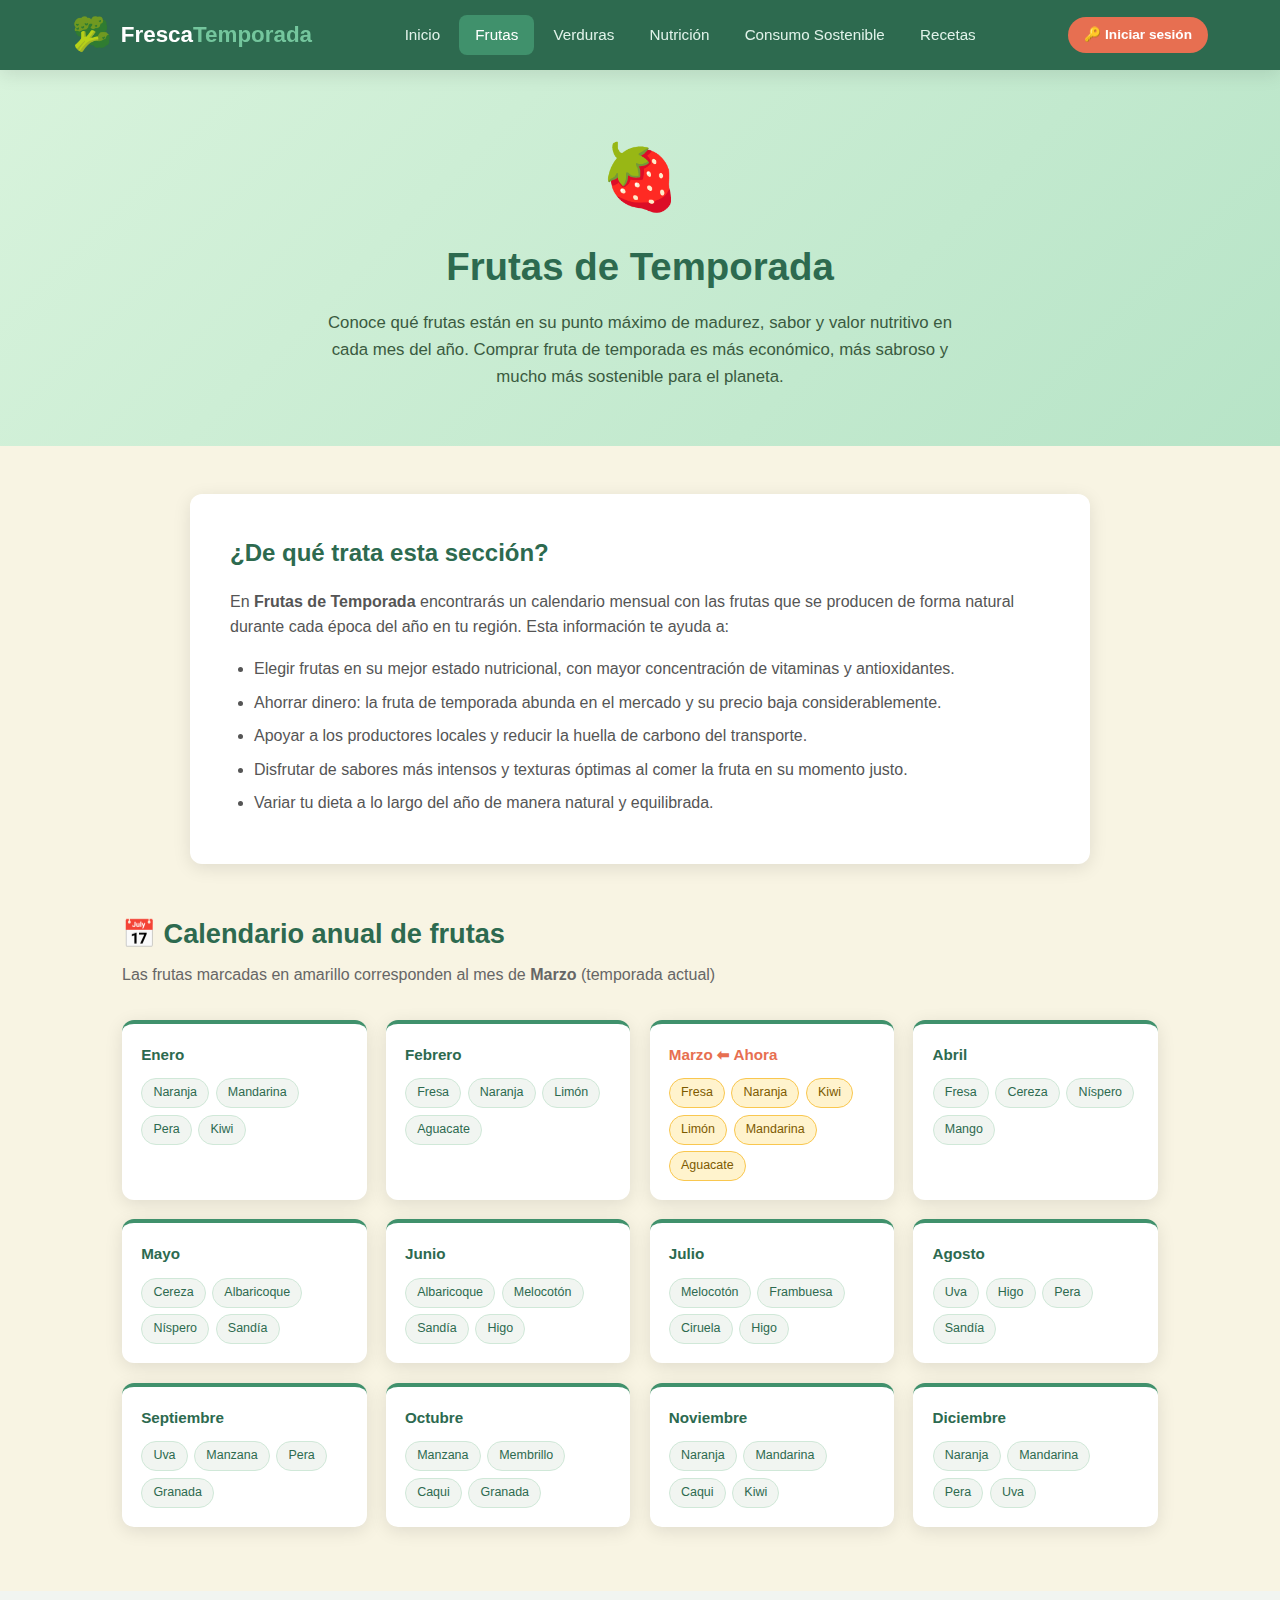
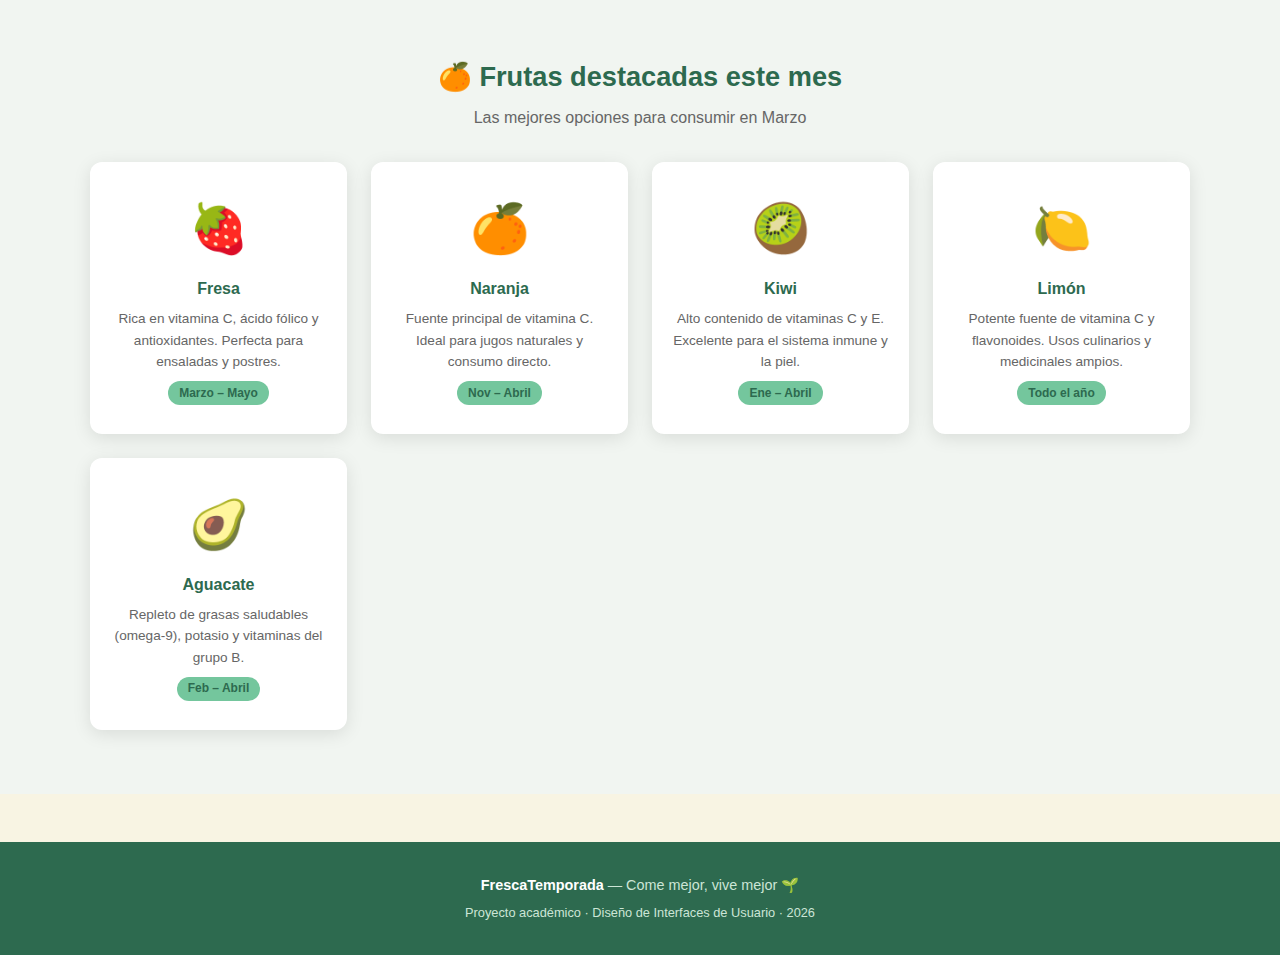
<file: PARCIAL1/frutas.html>
<!DOCTYPE html>
<html lang="es">
<head>
  <meta charset="UTF-8" />
  <meta name="viewport" content="width=device-width, initial-scale=1.0" />
  <title>Frutas de Temporada – FrescaTemporada</title>
  <style>
    *, *::before, *::after { box-sizing: border-box; margin: 0; padding: 0; }
    :root {
      --verde-oscuro: #2d6a4f; --verde-medio: #40916c;
      --verde-claro: #74c69d; --crema: #f8f4e3;
      --naranja: #e76f51; --gris-suave: #f1f5f1;
      --sombra: 0 4px 18px rgba(0,0,0,.10); --radio: 12px;
    }
    body { font-family: 'Segoe UI', Arial, sans-serif; background: var(--crema); color: #1b1b1b; line-height: 1.6; }

    /* NAV */
    header { background: var(--verde-oscuro); position: sticky; top: 0; z-index: 100; box-shadow: var(--sombra); }
    .navbar { max-width: 1200px; margin: 0 auto; padding: 0 2rem; display: flex; align-items: center; justify-content: space-between; height: 70px; }
    .logo { display: flex; align-items: center; gap: .55rem; text-decoration: none; }
    .logo-icon { font-size: 2rem; }
    .logo-text { font-size: 1.4rem; font-weight: 700; color: #fff; }
    .logo-text span { color: var(--verde-claro); }
    nav ul { list-style: none; display: flex; gap: .2rem; }
    nav ul li a { display: block; padding: .5rem 1rem; border-radius: 8px; text-decoration: none; color: #e0f2e9; font-size: .95rem; font-weight: 500; transition: background .2s; }
    nav ul li a:hover, nav ul li a.active { background: var(--verde-medio); color: #fff; }
    .nav-sesion { display: flex; align-items: center; gap: .6rem; flex-shrink: 0; }
    .btn-login-nav { display: inline-flex; align-items: center; gap: .4rem; background: var(--naranja); color: #fff; padding: .42rem 1rem; border-radius: 999px; text-decoration: none; font-size: .85rem; font-weight: 700; transition: background .2s; white-space: nowrap; }
    .btn-login-nav:hover { background: #c75a3e; }
    .nav-usuario { display: none; align-items: center; gap: .5rem; color: #e0f2e9; font-size: .85rem; }
    .nav-usuario.visible { display: flex; }
    .nav-avatar { width: 30px; height: 30px; background: var(--verde-claro); border-radius: 50%; display: flex; align-items: center; justify-content: center; font-size: .85rem; font-weight: 700; color: var(--verde-oscuro); }
    .nav-salir { background: transparent; border: 1px solid #74c69d; color: #e0f2e9; border-radius: 999px; padding: .25rem .7rem; font-size: .78rem; font-family: inherit; cursor: pointer; transition: background .2s; }
    .nav-salir:hover { background: var(--verde-medio); }

    /* HERO SECCIÓN */
    .page-hero {
      background: linear-gradient(135deg, #d8f3dc 0%, #b7e4c7 100%);
      padding: 3.5rem 2rem;
      text-align: center;
    }
    .page-hero .icono-grande { font-size: 4rem; margin-bottom: .5rem; }
    .page-hero h1 { font-size: 2.4rem; color: var(--verde-oscuro); margin-bottom: .75rem; }
    .page-hero p { max-width: 650px; margin: 0 auto; font-size: 1.05rem; color: #3a5a40; }

    /* DESCRIPCIÓN */
    .descripcion {
      max-width: 900px; margin: 3rem auto; padding: 0 2rem;
      background: #fff; border-radius: var(--radio);
      box-shadow: var(--sombra); padding: 2.5rem;
    }
    .descripcion h2 { color: var(--verde-oscuro); font-size: 1.5rem; margin-bottom: 1rem; }
    .descripcion p { color: #555; margin-bottom: 1rem; font-size: 1rem; }
    .descripcion ul { padding-left: 1.5rem; color: #555; }
    .descripcion ul li { margin-bottom: .5rem; }

    /* CALENDARIO */
    .calendario { max-width: 1100px; margin: 0 auto 4rem; padding: 0 2rem; }
    .calendario h2 { font-size: 1.7rem; color: var(--verde-oscuro); margin-bottom: .4rem; }
    .calendario .sub { color: #666; margin-bottom: 2rem; }

    .mes-grid { display: grid; grid-template-columns: repeat(auto-fit, minmax(200px, 1fr)); gap: 1.2rem; }
    .mes-card {
      background: #fff; border-radius: var(--radio); padding: 1.2rem;
      box-shadow: var(--sombra); border-top: 4px solid var(--verde-medio);
    }
    .mes-card h3 { font-size: .95rem; color: var(--verde-oscuro); margin-bottom: .7rem; font-weight: 700; }
    .mes-card h3.activo { color: var(--naranja); }
    .chips { display: flex; flex-wrap: wrap; gap: .4rem; }
    .chip {
      background: var(--gris-suave); border: 1px solid #d0e8d8; border-radius: 999px;
      padding: .25rem .7rem; font-size: .78rem; color: var(--verde-oscuro); font-weight: 500;
    }
    .chip.destacado { background: #fff3cd; border-color: #f9c74f; color: #7d5a00; }

    /* DESTACADOS */
    .destacados { background: var(--gris-suave); padding: 4rem 2rem; }
    .destacados h2 { text-align: center; font-size: 1.7rem; color: var(--verde-oscuro); margin-bottom: .4rem; }
    .destacados .sub { text-align: center; color: #666; margin-bottom: 2rem; }
    .frutas-grid { max-width: 1100px; margin: 0 auto; display: grid; grid-template-columns: repeat(auto-fit, minmax(220px, 1fr)); gap: 1.5rem; }
    .fruta-card {
      background: #fff; border-radius: var(--radio); padding: 1.8rem 1.2rem;
      text-align: center; box-shadow: var(--sombra); transition: transform .2s;
    }
    .fruta-card:hover { transform: translateY(-5px); }
    .fruta-card .emoji { font-size: 3rem; margin-bottom: .5rem; }
    .fruta-card h3 { color: var(--verde-oscuro); font-size: 1rem; margin-bottom: .4rem; }
    .fruta-card p { font-size: .85rem; color: #666; }
    .tag-mes { display: inline-block; background: var(--verde-claro); color: var(--verde-oscuro); border-radius: 999px; padding: .15rem .7rem; font-size: .75rem; font-weight: 700; margin-top: .5rem; }

    footer { background: var(--verde-oscuro); color: #cce5d6; text-align: center; padding: 2rem 1rem; margin-top: 3rem; font-size: .9rem; }
    footer strong { color: #fff; }

    /* ── HAMBURGUESA / MENÚ MÓVIL ── */
    .hamburger {
      display: none; background: none; border: none; cursor: pointer;
      flex-direction: column; gap: 5px; padding: .45rem; border-radius: 6px;
      transition: background .2s; align-items: center;
    }
    .hamburger:hover { background: rgba(255,255,255,.12); }
    .hamburger span {
      display: block; width: 24px; height: 3px; background: #fff;
      border-radius: 2px; transition: transform .3s, opacity .3s;
    }
    .hamburger.abierto span:nth-child(1) { transform: translateY(8px) rotate(45deg); }
    .hamburger.abierto span:nth-child(2) { opacity: 0; }
    .hamburger.abierto span:nth-child(3) { transform: translateY(-8px) rotate(-45deg); }
    .nav-mobile {
      display: none; position: fixed;
      top: 0; left: 0; right: 0; bottom: 0; z-index: 299;
    }
    .nav-mobile.visible { display: block; }
    .nav-mobile-backdrop {
      position: absolute; top: 0; left: 0; right: 0; bottom: 0;
      background: rgba(0,0,0,.52);
    }
    .nav-mobile-panel {
      position: absolute; top: 0; left: 0;
      width: 270px; height: 100%; overflow-y: auto;
      background: var(--verde-oscuro);
      padding: 1.4rem 1.1rem;
      box-shadow: 4px 0 20px rgba(0,0,0,.3);
    }
    .nav-mobile-logo {
      display: flex; align-items: center; gap: .55rem;
      text-decoration: none;
      padding-bottom: 1rem; margin-bottom: .7rem;
      border-bottom: 1px solid rgba(255,255,255,.18);
    }
    .nav-mobile-logo .mi { font-size: 1.55rem; }
    .nav-mobile-logo .mt { font-size: 1.05rem; font-weight: 700; color: #fff; }
    .nav-mobile-logo .mt span { color: var(--verde-claro); }
    .nav-mobile-panel a {
      display: block; padding: .7rem .9rem; margin-bottom: .1rem;
      color: #e0f2e9; text-decoration: none;
      border-radius: 8px; font-size: .93rem; font-weight: 500;
      transition: background .2s;
    }
    .nav-mobile-panel a:hover, .nav-mobile-panel a.active {
      background: var(--verde-medio); color: #fff;
    }
    @media (max-width: 768px) {
      .page-hero h1 { font-size: 1.8rem; }
      .mes-grid { grid-template-columns: repeat(2, 1fr); }
      nav { display: none; }
      .hamburger { display: flex; }
      .navbar { padding: 0 1rem; }
      .nav-sesion .btn-login-nav { font-size: .78rem; padding: .32rem .65rem; }
      .nav-sesion #navNombre { display: none; }
    }
    @media (max-width: 480px) {
      .page-hero h1 { font-size: 1.5rem; }
      .mes-grid { grid-template-columns: 1fr; }
      .frutas-grid { grid-template-columns: repeat(2, 1fr); }
    }
  </style>
</head>
<body>

  <header>
    <div class="navbar">
      <a href="index.html" class="logo" title="FrescaTemporada – Ir al inicio">
        <span class="logo-icon">🥦</span>
        <span class="logo-text">Fresca<span>Temporada</span></span>
      </a>
      <button class="hamburger" onclick="toggleMenu()" title="Abrir menú de navegación" aria-label="Abrir menú de navegación">
        <span></span><span></span><span></span>
      </button>
      <nav>
        <ul>
          <li><a href="index.html" title="Inicio – Página principal de FrescaTemporada">Inicio</a></li>
          <li><a href="frutas.html" class="active" title="Frutas – Calendario de frutas de temporada por mes">Frutas</a></li>
          <li><a href="verduras.html" title="Verduras – Guía de hortalizas de temporada">Verduras</a></li>
          <li><a href="nutricion.html" title="Nutrición – Vitaminas, minerales y beneficios para la salud">Nutrición</a></li>
          <li><a href="sostenible.html" title="Consumo Sostenible – Consejos para reducir el desperdicio y comprar local">Consumo Sostenible</a></li>
          <li><a href="recetas.html" title="Recetas – Platos deliciosos con ingredientes de temporada">Recetas</a></li>
        </ul>
      </nav>
      <div class="nav-sesion">
        <div class="nav-usuario" id="navUsuario"><div class="nav-avatar" id="navAvatar">U</div><span id="navNombre"></span><button class="nav-salir" onclick="navCerrarSesion()" title="Cerrar sesión – Salir de tu cuenta">Salir</button></div>
        <a href="login.html" class="btn-login-nav" id="btnIniciarSesion" title="Iniciar sesión – Acceder o crear tu cuenta">🔑 Iniciar sesión</a>
      </div>
    </div>
  </header>

  <!-- ── MENÚ MÓVIL ── -->
  <div class="nav-mobile" id="navMobile">
    <div class="nav-mobile-backdrop" onclick="cerrarMenu()"></div>
    <div class="nav-mobile-panel">
      <a href="index.html" class="nav-mobile-logo" title="FrescaTemporada – Ir al inicio">
        <span class="mi">🥦</span>
        <span class="mt">Fresca<span>Temporada</span></span>
      </a>
      <a href="index.html" title="Inicio – Página principal de FrescaTemporada">🏠 Inicio</a>
      <a href="frutas.html" class="active" title="Frutas – Calendario de frutas de temporada por mes">🍓 Frutas</a>
      <a href="verduras.html" title="Verduras – Guía de hortalizas de temporada">🥦 Verduras</a>
      <a href="nutricion.html" title="Nutrición – Vitaminas, minerales y beneficios para la salud">🧬 Nutrición</a>
      <a href="sostenible.html" title="Consumo Sostenible – Consejos para un consumo responsable">♻️ Consumo Sostenible</a>
      <a href="recetas.html" title="Recetas – Platos deliciosos con ingredientes de temporada">🥗 Recetas</a>
      <a href="login.html" title="Mi cuenta – Iniciar sesión o crear una cuenta nueva">🔑 Mi Cuenta</a>
    </div>
  </div>

  <script>(function(){var s=JSON.parse(sessionStorage.getItem('ft_sesion')||localStorage.getItem('ft_sesion')||'null');if(s){document.getElementById('navUsuario').classList.add('visible');var btn=document.getElementById('btnIniciarSesion');btn.textContent='📊 Mi Dashboard';btn.href='dashboard.html';document.getElementById('navNombre').textContent=s.nombre||s.usuario;document.getElementById('navAvatar').textContent=(s.nombre||s.usuario).charAt(0).toUpperCase();}})();function navCerrarSesion(){sessionStorage.removeItem('ft_sesion');localStorage.removeItem('ft_sesion');location.reload();}function toggleMenu(){var b=document.querySelector('.hamburger');var p=document.getElementById('navMobile');b.classList.toggle('abierto');p.classList.toggle('visible');document.body.style.overflow=p.classList.contains('visible')?'hidden':'';}function cerrarMenu(){document.querySelector('.hamburger').classList.remove('abierto');document.getElementById('navMobile').classList.remove('visible');document.body.style.overflow='';}</script>

  <!-- HERO -->
  <div class="page-hero">
    <div class="icono-grande">🍓</div>
    <h1>Frutas de Temporada</h1>
    <p>
      Conoce qué frutas están en su punto máximo de madurez, sabor y valor nutritivo
      en cada mes del año. Comprar fruta de temporada es más económico, más sabroso
      y mucho más sostenible para el planeta.
    </p>
  </div>

  <!-- DESCRIPCIÓN DE LA SECCIÓN -->
  <div class="descripcion">
    <h2>¿De qué trata esta sección?</h2>
    <p>
      En <strong>Frutas de Temporada</strong> encontrarás un calendario mensual con
      las frutas que se producen de forma natural durante cada época del año en tu
      región. Esta información te ayuda a:
    </p>
    <ul>
      <li>Elegir frutas en su mejor estado nutricional, con mayor concentración de vitaminas y antioxidantes.</li>
      <li>Ahorrar dinero: la fruta de temporada abunda en el mercado y su precio baja considerablemente.</li>
      <li>Apoyar a los productores locales y reducir la huella de carbono del transporte.</li>
      <li>Disfrutar de sabores más intensos y texturas óptimas al comer la fruta en su momento justo.</li>
      <li>Variar tu dieta a lo largo del año de manera natural y equilibrada.</li>
    </ul>
  </div>

  <!-- CALENDARIO POR MESES -->
  <div class="calendario">
    <h2>📅 Calendario anual de frutas</h2>
    <p class="sub">Las frutas marcadas en amarillo corresponden al mes de <strong>Marzo</strong> (temporada actual)</p>
    <div class="mes-grid">

      <div class="mes-card">
        <h3>Enero</h3>
        <div class="chips">
          <span class="chip">Naranja</span><span class="chip">Mandarina</span>
          <span class="chip">Pera</span><span class="chip">Kiwi</span>
        </div>
      </div>

      <div class="mes-card">
        <h3>Febrero</h3>
        <div class="chips">
          <span class="chip">Fresa</span><span class="chip">Naranja</span>
          <span class="chip">Limón</span><span class="chip">Aguacate</span>
        </div>
      </div>

      <div class="mes-card">
        <h3 class="activo">Marzo ⬅ Ahora</h3>
        <div class="chips">
          <span class="chip destacado">Fresa</span><span class="chip destacado">Naranja</span>
          <span class="chip destacado">Kiwi</span><span class="chip destacado">Limón</span>
          <span class="chip destacado">Mandarina</span><span class="chip destacado">Aguacate</span>
        </div>
      </div>

      <div class="mes-card">
        <h3>Abril</h3>
        <div class="chips">
          <span class="chip">Fresa</span><span class="chip">Cereza</span>
          <span class="chip">Níspero</span><span class="chip">Mango</span>
        </div>
      </div>

      <div class="mes-card">
        <h3>Mayo</h3>
        <div class="chips">
          <span class="chip">Cereza</span><span class="chip">Albaricoque</span>
          <span class="chip">Níspero</span><span class="chip">Sandía</span>
        </div>
      </div>

      <div class="mes-card">
        <h3>Junio</h3>
        <div class="chips">
          <span class="chip">Albaricoque</span><span class="chip">Melocotón</span>
          <span class="chip">Sandía</span><span class="chip">Higo</span>
        </div>
      </div>

      <div class="mes-card">
        <h3>Julio</h3>
        <div class="chips">
          <span class="chip">Melocotón</span><span class="chip">Frambuesa</span>
          <span class="chip">Ciruela</span><span class="chip">Higo</span>
        </div>
      </div>

      <div class="mes-card">
        <h3>Agosto</h3>
        <div class="chips">
          <span class="chip">Uva</span><span class="chip">Higo</span>
          <span class="chip">Pera</span><span class="chip">Sandía</span>
        </div>
      </div>

      <div class="mes-card">
        <h3>Septiembre</h3>
        <div class="chips">
          <span class="chip">Uva</span><span class="chip">Manzana</span>
          <span class="chip">Pera</span><span class="chip">Granada</span>
        </div>
      </div>

      <div class="mes-card">
        <h3>Octubre</h3>
        <div class="chips">
          <span class="chip">Manzana</span><span class="chip">Membrillo</span>
          <span class="chip">Caqui</span><span class="chip">Granada</span>
        </div>
      </div>

      <div class="mes-card">
        <h3>Noviembre</h3>
        <div class="chips">
          <span class="chip">Naranja</span><span class="chip">Mandarina</span>
          <span class="chip">Caqui</span><span class="chip">Kiwi</span>
        </div>
      </div>

      <div class="mes-card">
        <h3>Diciembre</h3>
        <div class="chips">
          <span class="chip">Naranja</span><span class="chip">Mandarina</span>
          <span class="chip">Pera</span><span class="chip">Uva</span>
        </div>
      </div>

    </div>
  </div>

  <!-- FRUTAS DESTACADAS DEL MES -->
  <section class="destacados">
    <h2>🍊 Frutas destacadas este mes</h2>
    <p class="sub">Las mejores opciones para consumir en Marzo</p>
    <div class="frutas-grid">

      <div class="fruta-card">
        <div class="emoji">🍓</div>
        <h3>Fresa</h3>
        <p>Rica en vitamina C, ácido fólico y antioxidantes. Perfecta para  ensaladas y postres.</p>
        <span class="tag-mes">Marzo – Mayo</span>
      </div>

      <div class="fruta-card">
        <div class="emoji">🍊</div>
        <h3>Naranja</h3>
        <p>Fuente principal de vitamina C. Ideal para jugos naturales y consumo directo.</p>
        <span class="tag-mes">Nov – Abril</span>
      </div>

      <div class="fruta-card">
        <div class="emoji">🥝</div>
        <h3>Kiwi</h3>
        <p>Alto contenido de vitaminas C y E. Excelente para el sistema inmune y la piel.</p>
        <span class="tag-mes">Ene – Abril</span>
      </div>

      <div class="fruta-card">
        <div class="emoji">🍋</div>
        <h3>Limón</h3>
        <p>Potente fuente de vitamina C y flavonoides. Usos culinarios y medicinales ampios.</p>
        <span class="tag-mes">Todo el año</span>
      </div>

      <div class="fruta-card">
        <div class="emoji">🥑</div>
        <h3>Aguacate</h3>
        <p>Repleto de grasas saludables (omega-9), potasio y vitaminas del grupo B.</p>
        <span class="tag-mes">Feb – Abril</span>
      </div>

    </div>
  </section>

  <footer>
    <p><strong>FrescaTemporada</strong> — Come mejor, vive mejor 🌱</p>
    <p style="margin-top:.4rem; font-size:.8rem;">Proyecto académico · Diseño de Interfaces de Usuario · 2026</p>
  </footer>

</body>
</html>
</file>
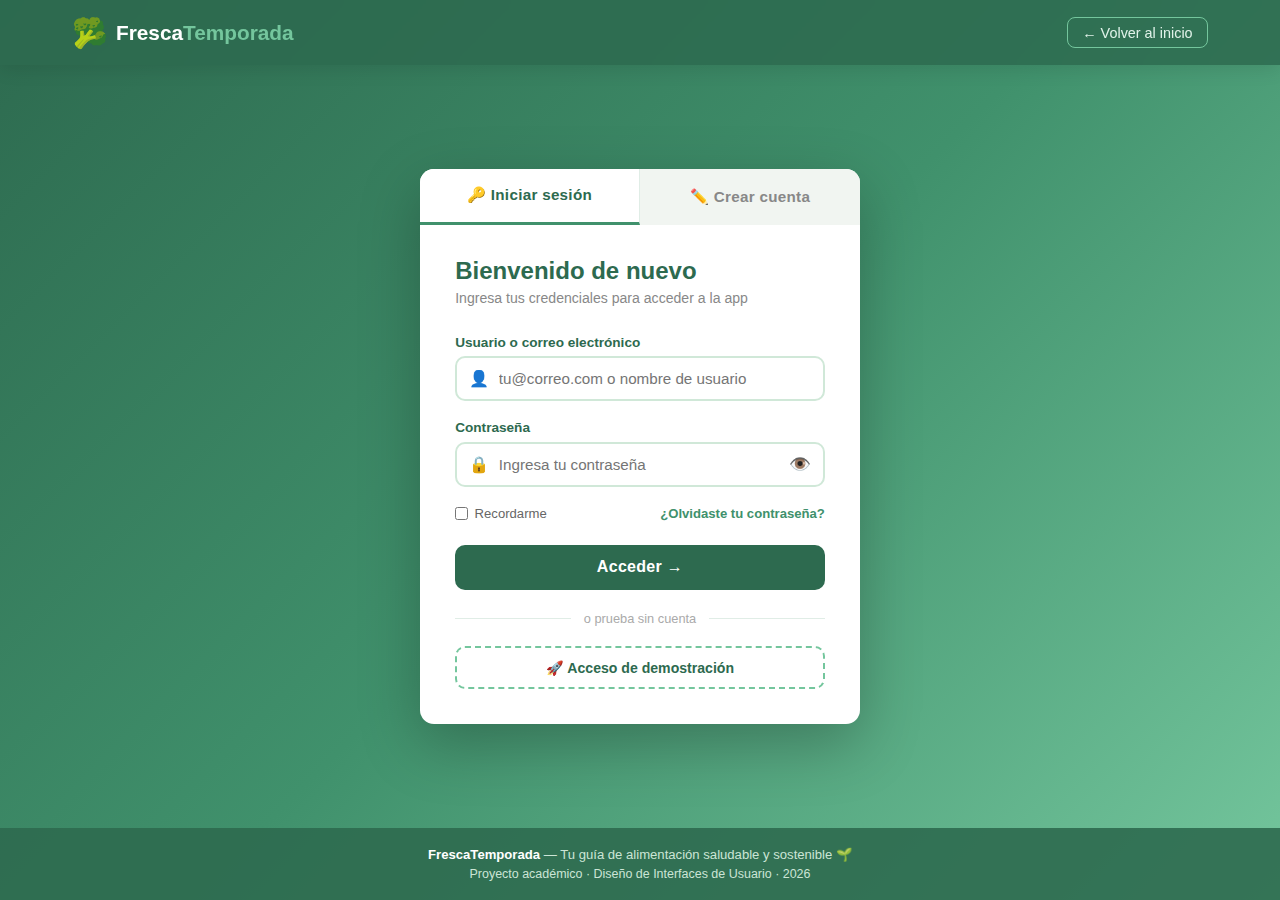
<file: PARCIAL1/login.html>
<!DOCTYPE html>
<html lang="es">
<head>
  <meta charset="UTF-8" />
  <meta name="viewport" content="width=device-width, initial-scale=1.0" />
  <title>Acceso – FrescaTemporada</title>
  <style>
    *, *::before, *::after { box-sizing: border-box; margin: 0; padding: 0; }

    :root {
      --verde-oscuro:  #2d6a4f;
      --verde-medio:   #40916c;
      --verde-claro:   #74c69d;
      --crema:         #f8f4e3;
      --naranja:       #e76f51;
      --gris-suave:    #f1f5f1;
      --rojo:          #e63946;
      --sombra:        0 4px 18px rgba(0,0,0,.10);
      --radio:         14px;
    }

    body {
      font-family: 'Segoe UI', Arial, sans-serif;
      background: linear-gradient(135deg, #d8f3dc 0%, #b7e4c7 40%, #fde8e4 100%);
      background: linear-gradient(135deg, #2d6a4f 0%, #40916c 50%, #74c69d 100%);
      min-height: 100vh;
      display: flex;
      flex-direction:  column;
    }

    /* ── NAV mínima ── */
    header {
      background: rgba(45, 106, 79, .85);
      backdrop-filter: blur(8px);
      position: sticky; top: 0; z-index: 100;
      box-shadow: var(--sombra);
    }
    .navbar {
      max-width: 1200px; margin: 0 auto;
      padding: 0 2rem;
      display: flex; align-items: center; justify-content: space-between;
      height: 65px;
    }
    .logo { display: flex; align-items: center; gap: .5rem; text-decoration: none; }
    .logo-icon { font-size: 1.8rem; }
    .logo-text { font-size: 1.3rem; font-weight: 700; color: #fff; }
    .logo-text span { color: var(--verde-claro); }
    .btn-volver {
      color: #e0f2e9; text-decoration: none; font-size: .9rem;
      font-weight: 500; padding: .4rem .9rem; border-radius: 8px;
      border: 1px solid #74c69d; transition: background .2s;
    }
    .btn-volver:hover { background: var(--verde-medio); color: #fff; }

    /* ── CONTENEDOR PRINCIPAL ── */
    .main-wrapper {
      flex: 1;
      display: flex;
      align-items: center;
      justify-content: center;
      padding: 2.5rem 1rem;
    }

    /* ── TARJETA DE AUTH ── */
    .auth-card {
      background: #fff;
      border-radius: var(--radio);
      box-shadow: 0 20px 60px rgba(0,0,0,.25);
      width: 100%;
      max-width: 440px;
      overflow: hidden;
    }

    /* Pestañas */
    .tabs {
      display: grid;
      grid-template-columns: 1fr 1fr;
    }
    .tab-btn {
      padding: 1.1rem;
      border: none;
      background: var(--gris-suave);
      font-family: inherit;
      font-size: .95rem;
      font-weight: 600;
      color: #888;
      cursor: pointer;
      transition: background .2s, color .2s;
      letter-spacing: .3px;
    }
    .tab-btn.activo {
      background: #fff;
      color: var(--verde-oscuro);
      border-bottom: 3px solid var(--verde-medio);
    }
    .tab-btn:first-child { border-right: 1px solid #e0ede6; }

    /* Cuerpo del formulario */
    .auth-body { padding: 2rem 2.2rem 2.2rem; }

    .form-titulo {
      font-size: 1.5rem;
      color: var(--verde-oscuro);
      margin-bottom: .3rem;
      font-weight: 700;
    }
    .form-subtitulo { font-size: .88rem; color: #888; margin-bottom: 1.8rem; }

    /* Campo */
    .campo { margin-bottom: 1.2rem; }
    .campo label {
      display: block;
      font-size: .85rem;
      font-weight: 600;
      color: var(--verde-oscuro);
      margin-bottom: .4rem;
    }
    .input-wrap { position: relative; }
    .input-wrap .icono-campo {
      position: absolute; left: .85rem; top: 50%;
      transform: translateY(-50%);
      font-size: 1rem; color: #aaa;
    }
    .campo input {
      width: 100%;
      padding: .75rem .9rem .75rem 2.6rem;
      border: 2px solid #d0e8d8;
      border-radius: 10px;
      font-size: .95rem;
      font-family: inherit;
      color: #222;
      outline: none;
      transition: border-color .2s, box-shadow .2s;
    }
    .campo input:focus {
      border-color: var(--verde-medio);
      box-shadow: 0 0 0 3px rgba(64, 145, 108, .15);
    }
    .campo input.error-input { border-color: var(--rojo); }
    .campo input.ok-input   { border-color: #52b788; }

    /* Ojo contraseña */
    .ojo-btn {
      position: absolute; right: .85rem; top: 50%;
      transform: translateY(-50%);
      background: none; border: none; cursor: pointer;
      font-size: 1.1rem; color: #aaa; padding: 0;
      transition: color .2s;
    }
    .ojo-btn:hover { color: var(--verde-oscuro); }

    /* Requisitos de contraseña */
    .requisitos {
      margin-top: .5rem; display: none;
      background: var(--gris-suave);
      border-radius: 8px; padding: .7rem .9rem;
    }
    .requisitos.visible { display: block; }
    .req-item {
      font-size: .78rem; color: #666;
      display: flex; align-items: center; gap: .4rem;
      margin-bottom: .2rem;
    }
    .req-item.ok   { color: #2d6a4f; }
    .req-item.fail { color: var(--rojo); }

    /* Recordarme / ¿Olvidó? */
    .opciones-login {
      display: flex; justify-content: space-between;
      align-items: center; margin-bottom: 1.5rem;
    }
    .check-label {
      display: flex; align-items: center; gap: .4rem;
      font-size: .82rem; color: #666; cursor: pointer;
    }
    .check-label input { accent-color: var(--verde-medio); }
    .link-olvido {
      font-size: .82rem; color: var(--verde-medio);
      text-decoration: none; font-weight: 600;
    }
    .link-olvido:hover { text-decoration: underline; }

    /* Botón principal */
    .btn-submit {
      width: 100%;
      padding: .85rem;
      background: var(--verde-oscuro);
      color: #fff;
      border: none;
      border-radius: 10px;
      font-size: 1rem;
      font-weight: 700;
      font-family: inherit;
      cursor: pointer;
      transition: background .2s, transform .15s;
      letter-spacing: .3px;
    }
    .btn-submit:hover { background: var(--verde-medio); transform: translateY(-1px); }
    .btn-submit:active { transform: translateY(0); }
    .btn-submit.loading { opacity: .7; cursor: not-allowed; }

    /* Divider */
    .divider {
      display: flex; align-items: center; gap: .8rem;
      margin: 1.3rem 0;
    }
    .divider::before, .divider::after {
      content: ''; flex: 1; height: 1px; background: #e0ede6;
    }
    .divider span { font-size: .8rem; color: #aaa; white-space: nowrap; }

    /* Botón demo */
    .btn-demo {
      width: 100%;
      padding: .7rem;
      background: transparent;
      color: var(--verde-oscuro);
      border: 2px dashed #74c69d;
      border-radius: 10px;
      font-size: .88rem;
      font-weight: 600;
      font-family: inherit;
      cursor: pointer;
      transition: background .2s, border-color .2s;
    }
    .btn-demo:hover { background: #e8f5ee; border-color: var(--verde-medio); }

    /* Alertas */
    .alerta {
      display: none;
      padding: .85rem 1rem;
      border-radius: 10px;
      font-size: .88rem;
      font-weight: 500;
      margin-bottom: 1.2rem;
      align-items: center;
      gap: .6rem;
    }
    .alerta.visible { display: flex; }
    .alerta.error   { background: #fde8e4; color: #7d2d00; border: 1px solid #f5b8b0; }
    .alerta.exito   { background: #d8f3dc; color: #1b4332; border: 1px solid #95d5b2; }
    .alerta.info    { background: #e8f4fd; color: #1a3a5c; border: 1px solid #90caf9; }

    /* Panel de bienvenida (tras login exitoso) */
    .panel-bienvenida {
      display: none;
      text-align: center;
      padding: 2.5rem 2rem;
    }
    .panel-bienvenida.visible { display: block; }
    .bienvenida-icon { font-size: 4rem; margin-bottom: .8rem; }
    .panel-bienvenida h2 { color: var(--verde-oscuro); font-size: 1.6rem; margin-bottom: .5rem; }
    .panel-bienvenida p  { color: #666; font-size: .9rem; margin-bottom: 1.5rem; }
    .user-chip {
      display: inline-block;
      background: var(--gris-suave);
      border: 1px solid #d0e8d8;
      border-radius: 999px;
      padding: .3rem 1rem;
      font-size: .88rem;
      color: var(--verde-oscuro);
      font-weight: 600;
      margin-bottom: 1.5rem;
    }
    .btn-ir-app {
      display: inline-block;
      background: var(--verde-oscuro);
      color: #fff;
      padding: .8rem 2rem;
      border-radius: 999px;
      text-decoration: none;
      font-weight: 700;
      font-size: .95rem;
      transition: background .2s, transform .15s;
      margin-bottom: .7rem;
    }
    .btn-ir-app:hover { background: var(--verde-medio); transform: translateY(-1px); }
    .btn-cerrar-sesion {
      display: block;
      background: none;
      border: none;
      color: #aaa;
      font-size: .82rem;
      cursor: pointer;
      font-family: inherit;
      margin: .5rem auto 0;
      text-decoration: underline;
    }
    .btn-cerrar-sesion:hover { color: var(--rojo); }

    /* Condiciones registro */
    .terminos-label {
      display: flex; align-items: flex-start; gap: .5rem;
      font-size: .8rem; color: #666; margin-bottom: 1.3rem;
      cursor: pointer;
      line-height: 1.4;
    }
    .terminos-label input { margin-top: .15rem; accent-color: var(--verde-medio); flex-shrink: 0; }
    .terminos-label a { color: var(--verde-medio); text-decoration: none; }
    .terminos-label a:hover { text-decoration: underline; }

    /* Footer */
    footer {
      background: rgba(45,106,79,.9);
      color: #cce5d6;
      text-align: center;
      padding: 1.2rem 1rem;
      font-size: .82rem;
    }
    footer strong { color: #fff; }

    /* Panel de vista previa de usuario (navbar si está logueado) */
    .navbar-user {
      display: none;
      align-items: center;
      gap: .6rem;
      color: #e0f2e9;
      font-size: .88rem;
    }
    .navbar-user.visible { display: flex; }
    .avatar {
      width: 34px; height: 34px;
      background: var(--verde-claro);
      border-radius: 50%;
      display: flex; align-items: center; justify-content: center;
      font-size: 1rem; font-weight: 700;
      color: var(--verde-oscuro);
    }
    .btn-logout-nav {
      background: transparent;
      border: 1px solid #74c69d;
      color: #e0f2e9;
      pad: .3rem .7rem;
      border-radius: 8px;
      font-size: .8rem;
      font-family: inherit;
      cursor: pointer;
      padding: .3rem .75rem;
      transition: background .2s;
    }
    .btn-logout-nav:hover { background: var(--verde-medio); }

    @media (max-width: 480px) {
      .auth-body { padding: 1.5rem 1.3rem 1.8rem; }
      .form-titulo { font-size: 1.3rem; }
    }
  </style>
</head>
<body>

  <!-- ══════════ HEADER ══════════ -->
  <header>
    <div class="navbar">
      <a href="index.html" class="logo">
        <span class="logo-icon">🥦</span>
        <span class="logo-text">Fresca<span>Temporada</span></span>
      </a>
      <div class="navbar-user" id="navbarUser">
        <div class="avatar" id="navAvatar">U</div>
        <span id="navNombre">Usuario</span>
        <button class="btn-logout-nav" onclick="cerrarSesion()">Salir</button>
      </div>
      <a href="index.html" class="btn-volver" title="Volver a la página principal de FrescaTemporada">← Volver al inicio</a>
    </div>
  </header>

  <!-- ══════════ MAIN ══════════ -->
  <div class="main-wrapper">
    <div class="auth-card">

      <!-- ─── PANEL BIENVENIDA (visible tras login) ─── -->
      <div class="panel-bienvenida" id="panelBienvenida">
        <div class="bienvenida-icon">🌿</div>
        <h2>¡Bienvenido/a!</h2>
        <div class="user-chip" id="chipUsuario">usuario@correo.com</div>
        <p>Has iniciado sesión correctamente en <strong>FrescaTemporada</strong>.<br>
           Ya puedes explorar todas las secciones de la app.</p>
        <a href="index.html" class="btn-ir-app">Ir a la aplicación →</a>
        <button class="btn-cerrar-sesion" onclick="cerrarSesion()">Cerrar sesión</button>
      </div>

      <!-- ─── FORMULARIOS (login / registro) ─── -->
      <div id="contenidoAuth">

        <!-- Pestañas -->
        <div class="tabs">
          <button class="tab-btn activo" id="tabLogin" onclick="cambiarTab('login')">
            🔑 Iniciar sesión
          </button>
          <button class="tab-btn" id="tabRegister" onclick="cambiarTab('registro')">
            ✏️ Crear cuenta
          </button>
        </div>

        <!-- ══ FORMULARIO INICIO DE SESIÓN ══ -->
        <div class="auth-body" id="formLoginWrap">
          <h2 class="form-titulo">Bienvenido de nuevo</h2>
          <p class="form-subtitulo">Ingresa tus credenciales para acceder a la app</p>

          <!-- Alerta -->
          <div class="alerta error" id="alertaLogin">
            <span>⚠️</span>
            <span id="msgLogin">Usuario o contraseña incorrectos.</span>
          </div>

          <form id="formLogin" onsubmit="validarLogin(event)" novalidate>

            <!-- Campo usuario -->
            <div class="campo">
              <label for="loginUsuario">Usuario o correo electrónico</label>
              <div class="input-wrap">
                <span class="icono-campo">👤</span>
                <input
                  type="text"
                  id="loginUsuario"
                  placeholder="tu@correo.com o nombre de usuario"
                  autocomplete="username"
                  required
                />
              </div>
            </div>

            <!-- Campo contraseña -->
            <div class="campo">
              <label for="loginPassword">Contraseña</label>
              <div class="input-wrap">
                <span class="icono-campo">🔒</span>
                <input
                  type="password"
                  id="loginPassword"
                  placeholder="Ingresa tu contraseña"
                  autocomplete="current-password"
                  required
                />
                <button type="button" class="ojo-btn" onclick="togglePassword('loginPassword', this)">👁️</button>
              </div>
            </div>

            <!-- Opciones -->
            <div class="opciones-login">
              <label class="check-label">
                <input type="checkbox" id="recordarme" />
                Recordarme
              </label>
              <a href="#" class="link-olvido" onclick="mostrarOlvido()">¿Olvidaste tu contraseña?</a>
            </div>

            <button type="submit" class="btn-submit" id="btnLogin">
              Acceder →
            </button>
          </form>

          <!-- Acceso demo -->
          <div class="divider"><span>o prueba sin cuenta</span></div>
          <button class="btn-demo" onclick="loginDemo()">
            🚀 Acceso de demostración
          </button>
        </div>

        <!-- ══ FORMULARIO REGISTRO ══ -->
        <div class="auth-body" id="formRegistroWrap" style="display:none;">
          <h2 class="form-titulo">Crear cuenta nueva</h2>
          <p class="form-subtitulo">Regístrate gratis y accede a todas las funciones de la app</p>

          <!-- Alerta registro -->
          <div class="alerta error" id="alertaRegistro">
            <span>⚠️</span>
            <span id="msgRegistro">Completa todos los campos correctamente.</span>
          </div>
          <div class="alerta exito" id="alertaRegistroOK" style="">
            <span>✅</span>
            <span>¡Cuenta creada con éxito! Iniciando sesión automáticamente…</span>
          </div>

          <form id="formRegistro" onsubmit="registrarUsuario(event)" novalidate>

            <!-- Nombre completo -->
            <div class="campo">
              <label for="regNombre">Nombre completo</label>
              <div class="input-wrap">
                <span class="icono-campo">🙍</span>
                <input
                  type="text"
                  id="regNombre"
                  placeholder="Ej: María García"
                  required
                />
              </div>
            </div>

            <!-- Correo -->
            <div class="campo">
              <label for="regCorreo">Correo electrónico</label>
              <div class="input-wrap">
                <span class="icono-campo">📧</span>
                <input
                  type="email"
                  id="regCorreo"
                  placeholder="tu@correo.com"
                  autocomplete="email"
                  required
                />
              </div>
            </div>

            <!-- Contraseña nueva -->
            <div class="campo">
              <label for="regPassword">Contraseña</label>
              <div class="input-wrap">
                <span class="icono-campo">🔒</span>
                <input
                  type="password"
                  id="regPassword"
                  placeholder="Mínimo 6 caracteres"
                  autocomplete="new-password"
                  required
                  oninput="verificarRequisitos()"
                />
                <button type="button" class="ojo-btn" onclick="togglePassword('regPassword', this)">👁️</button>
              </div>
              <!-- Requisitos visuales -->
              <div class="requisitos" id="requisitos">
                <div class="req-item" id="req-min">⬜ Mínimo 6 caracteres</div>
                <div class="req-item" id="req-num">⬜ Al menos un número</div>
                <div class="req-item" id="req-may">⬜ Al menos una letra</div>
              </div>
            </div>

            <!-- Confirmar contraseña -->
            <div class="campo">
              <label for="regPasswordConf">Confirmar contraseña</label>
              <div class="input-wrap">
                <span class="icono-campo">🔐</span>
                <input
                  type="password"
                  id="regPasswordConf"
                  placeholder="Repite tu contraseña"
                  autocomplete="new-password"
                  required
                />
                <button type="button" class="ojo-btn" onclick="togglePassword('regPasswordConf', this)">👁️</button>
              </div>
            </div>

            <!-- Términos -->
            <label class="terminos-label">
              <input type="checkbox" id="terminos" required />
              Acepto los <a href="#">Términos de uso</a> y la
              <a href="#">Política de privacidad</a> de FrescaTemporada.
            </label>

            <button type="submit" class="btn-submit" id="btnRegistro">
              Crear cuenta →
            </button>
          </form>
        </div>

      </div><!-- fin #contenidoAuth -->
    </div><!-- fin .auth-card -->
  </div><!-- fin .main-wrapper -->

  <!-- ══════════ FOOTER ══════════ -->
  <footer>
    <p><strong>FrescaTemporada</strong> — Tu guía de alimentación saludable y sostenible 🌱</p>
    <p style="margin-top:.3rem; font-size:.78rem;">Proyecto académico · Diseño de Interfaces de Usuario · 2026</p>
  </footer>

  <!-- ══════════ JAVASCRIPT ══════════ -->
  <script>
    /* ─── Constante: usuario demo siempre disponible ─── */
    const DEMO_USER = { usuario: 'demo', password: 'demo123', nombre: 'Usuario Demo' };

    /* ─── Al cargar la página: si ya hay sesión activa → dashboard ─── */
    window.addEventListener('DOMContentLoaded', () => {
      const sesion = obtenerSesion();
      if (sesion) window.location.replace('dashboard.html');
    });

    /* ─── Cambiar entre pestañas Login / Registro ─── */
    function cambiarTab(tab) {
      const esLogin = tab === 'login';
      document.getElementById('tabLogin').classList.toggle('activo', esLogin);
      document.getElementById('tabRegister').classList.toggle('activo', !esLogin);
      document.getElementById('formLoginWrap').style.display   = esLogin ? 'block' : 'none';
      document.getElementById('formRegistroWrap').style.display = esLogin ? 'none'  : 'block';
      limpiarAlertas();
    }

    /* ─── Mostrar / ocultar contraseña ─── */
    function togglePassword(id, btn) {
      const input = document.getElementById(id);
      if (input.type === 'password') { input.type = 'text';     btn.textContent = '🙈'; }
      else                           { input.type = 'password'; btn.textContent = '👁️'; }
    }

    /* ─── Validar requisitos de contraseña en tiempo real ─── */
    function verificarRequisitos() {
      const val = document.getElementById('regPassword').value;
      const req = document.getElementById('requisitos');
      req.classList.add('visible');
      setReq('req-min', val.length >= 6);
      setReq('req-num', /\d/.test(val));
      setReq('req-may', /[a-zA-Z]/.test(val));
    }
    function setReq(id, ok) {
      const el = document.getElementById(id);
      const texto = el.textContent.replace(/^[^\s]+\s/, '');
      el.textContent = (ok ? '✅' : '⬜') + ' ' + texto;
      el.className = 'req-item ' + (ok ? 'ok' : '');
    }

    /* ─── VALIDAR LOGIN ─── */
    function validarLogin(e) {
      e.preventDefault();
      limpiarAlertas();

      const usuario  = document.getElementById('loginUsuario').value.trim();
      const password = document.getElementById('loginPassword').value;

      if (!usuario || !password) {
        mostrarAlerta('alertaLogin', 'Por favor completa ambos campos.', 'error');
        return;
      }

      const btn = document.getElementById('btnLogin');
      btn.textContent = 'Verificando…';
      btn.classList.add('loading');

      /* Simulación de petición asíncrona */
      setTimeout(() => {
        btn.textContent = 'Acceder →';
        btn.classList.remove('loading');

        /* 1) Verificar usuario demo */
        if ((usuario === DEMO_USER.usuario || usuario === 'demo') && password === DEMO_USER.password) {
          guardarSesion({ usuario: DEMO_USER.usuario, nombre: DEMO_USER.nombre });
          window.location.href = 'dashboard.html';
          return;
        }

        /* 2) Verificar usuarios registrados en localStorage */
        const usuarios = obtenerUsuarios();
        const encontrado = usuarios.find(
          u => (u.correo === usuario || u.usuario === usuario) && u.password === password
        );

        if (encontrado) {
          const recordar = document.getElementById('recordarme').checked;
          guardarSesion({ usuario: encontrado.correo, nombre: encontrado.nombre }, recordar);
          window.location.href = 'dashboard.html';
        } else {
          mostrarAlerta('alertaLogin', '❌ Usuario o contraseña incorrectos. ¿No tienes cuenta? Usa la pestaña <strong>Crear cuenta</strong>.', 'error');
          document.getElementById('loginPassword').value = '';
        }
      }, 900);
    }

    /* ─── LOGIN DEMO ─── */
    function loginDemo() {
      document.getElementById('loginUsuario').value  = DEMO_USER.usuario;
      document.getElementById('loginPassword').value = DEMO_USER.password;
      mostrarAlerta('alertaLogin', '🚀 Credenciales de demostración cargadas. Pulsa <strong>Acceder</strong>.', 'info');
    }

    /* ─── REGISTRAR USUARIO ─── */
    function registrarUsuario(e) {
      e.preventDefault();
      limpiarAlertas();

      const nombre  = document.getElementById('regNombre').value.trim();
      const correo  = document.getElementById('regCorreo').value.trim();
      const pass    = document.getElementById('regPassword').value;
      const passConf= document.getElementById('regPasswordConf').value;
      const terminos= document.getElementById('terminos').checked;

      /* Validaciones */
      if (!nombre || !correo || !pass || !passConf) {
        mostrarAlerta('alertaRegistro', 'Completa todos los campos.', 'error'); return;
      }
      if (!validarEmail(correo)) {
        mostrarAlerta('alertaRegistro', 'Ingresa un correo electrónico válido.', 'error'); return;
      }
      if (pass.length < 6) {
        mostrarAlerta('alertaRegistro', 'La contraseña debe tener al menos 6 caracteres.', 'error'); return;
      }
      if (pass !== passConf) {
        mostrarAlerta('alertaRegistro', 'Las contraseñas no coinciden.', 'error'); return;
      }
      if (!terminos) {
        mostrarAlerta('alertaRegistro', 'Debes aceptar los términos de uso para continuar.', 'error'); return;
      }

      /* Verificar que el correo no esté ya registrado */
      const usuarios = obtenerUsuarios();
      if (usuarios.find(u => u.correo === correo)) {
        mostrarAlerta('alertaRegistro', 'Este correo ya tiene una cuenta registrada. Inicia sesión.', 'error'); return;
      }

      const btn = document.getElementById('btnRegistro');
      btn.textContent = 'Creando cuenta…';
      btn.classList.add('loading');

      setTimeout(() => {
        btn.textContent = 'Crear cuenta →';
        btn.classList.remove('loading');

        /* Guardar usuario */
        usuarios.push({ nombre, correo, usuario: correo, password: pass });
        localStorage.setItem('ft_usuarios', JSON.stringify(usuarios));

        /* Alerta de éxito y login automático */
        document.getElementById('alertaRegistroOK').classList.add('visible');

        setTimeout(() => {
          guardarSesion({ usuario: correo, nombre });
          window.location.href = 'dashboard.html';
        }, 1500);
      }, 1000);
    }

    /* ─── MOSTRAR PANEL BIENVENIDA ─── */
    function mostrarBienvenida(nombre) {
      document.getElementById('contenidoAuth').style.display = 'none';
      document.getElementById('panelBienvenida').classList.add('visible');
      document.getElementById('chipUsuario').textContent = nombre;

      /* Actualizar navbar */
      document.getElementById('navbarUser').classList.add('visible');
      document.getElementById('btnVolver').style.display = 'none';
      document.getElementById('navNombre').textContent = nombre;
      document.getElementById('navAvatar').textContent = nombre.charAt(0).toUpperCase();
    }

    /* ─── CERRAR SESIÓN ─── */
    function cerrarSesion() {
      sessionStorage.removeItem('ft_sesion');
      localStorage.removeItem('ft_sesion');
      location.reload();
    }

    /* ─── OLVIDÓ CONTRASEÑA ─── */
    function mostrarOlvido() {
      mostrarAlerta('alertaLogin',
        '📧 En una versión real se enviaría un enlace de recuperación a tu correo. Por ahora usa el <strong>Acceso Demo</strong>.',
        'info'
      );
    }

    /* ══════════ UTILIDADES ══════════ */
    function mostrarAlerta(id, msg, tipo) {
      const el = document.getElementById(id);
      el.innerHTML = '<span>' + (tipo === 'error' ? '⚠️' : tipo === 'exito' ? '✅' : 'ℹ️') + '</span><span>' + msg + '</span>';
      el.className = 'alerta ' + tipo + ' visible';
    }
    function limpiarAlertas() {
      ['alertaLogin','alertaRegistro','alertaRegistroOK'].forEach(id => {
        const el = document.getElementById(id);
        if (el) el.classList.remove('visible');
      });
    }
    function validarEmail(email) {
      return /^[^\s@]+@[^\s@]+\.[^\s@]+$/.test(email);
    }
    function obtenerUsuarios() {
      return JSON.parse(localStorage.getItem('ft_usuarios') || '[]');
    }
    function guardarSesion(datos, persistente = false) {
      const storage = persistente ? localStorage : sessionStorage;
      storage.setItem('ft_sesion', JSON.stringify(datos));
    }
    function obtenerSesion() {
      return JSON.parse(sessionStorage.getItem('ft_sesion') || localStorage.getItem('ft_sesion') || 'null');
    }
  </script>

</body>
</html>
</file>
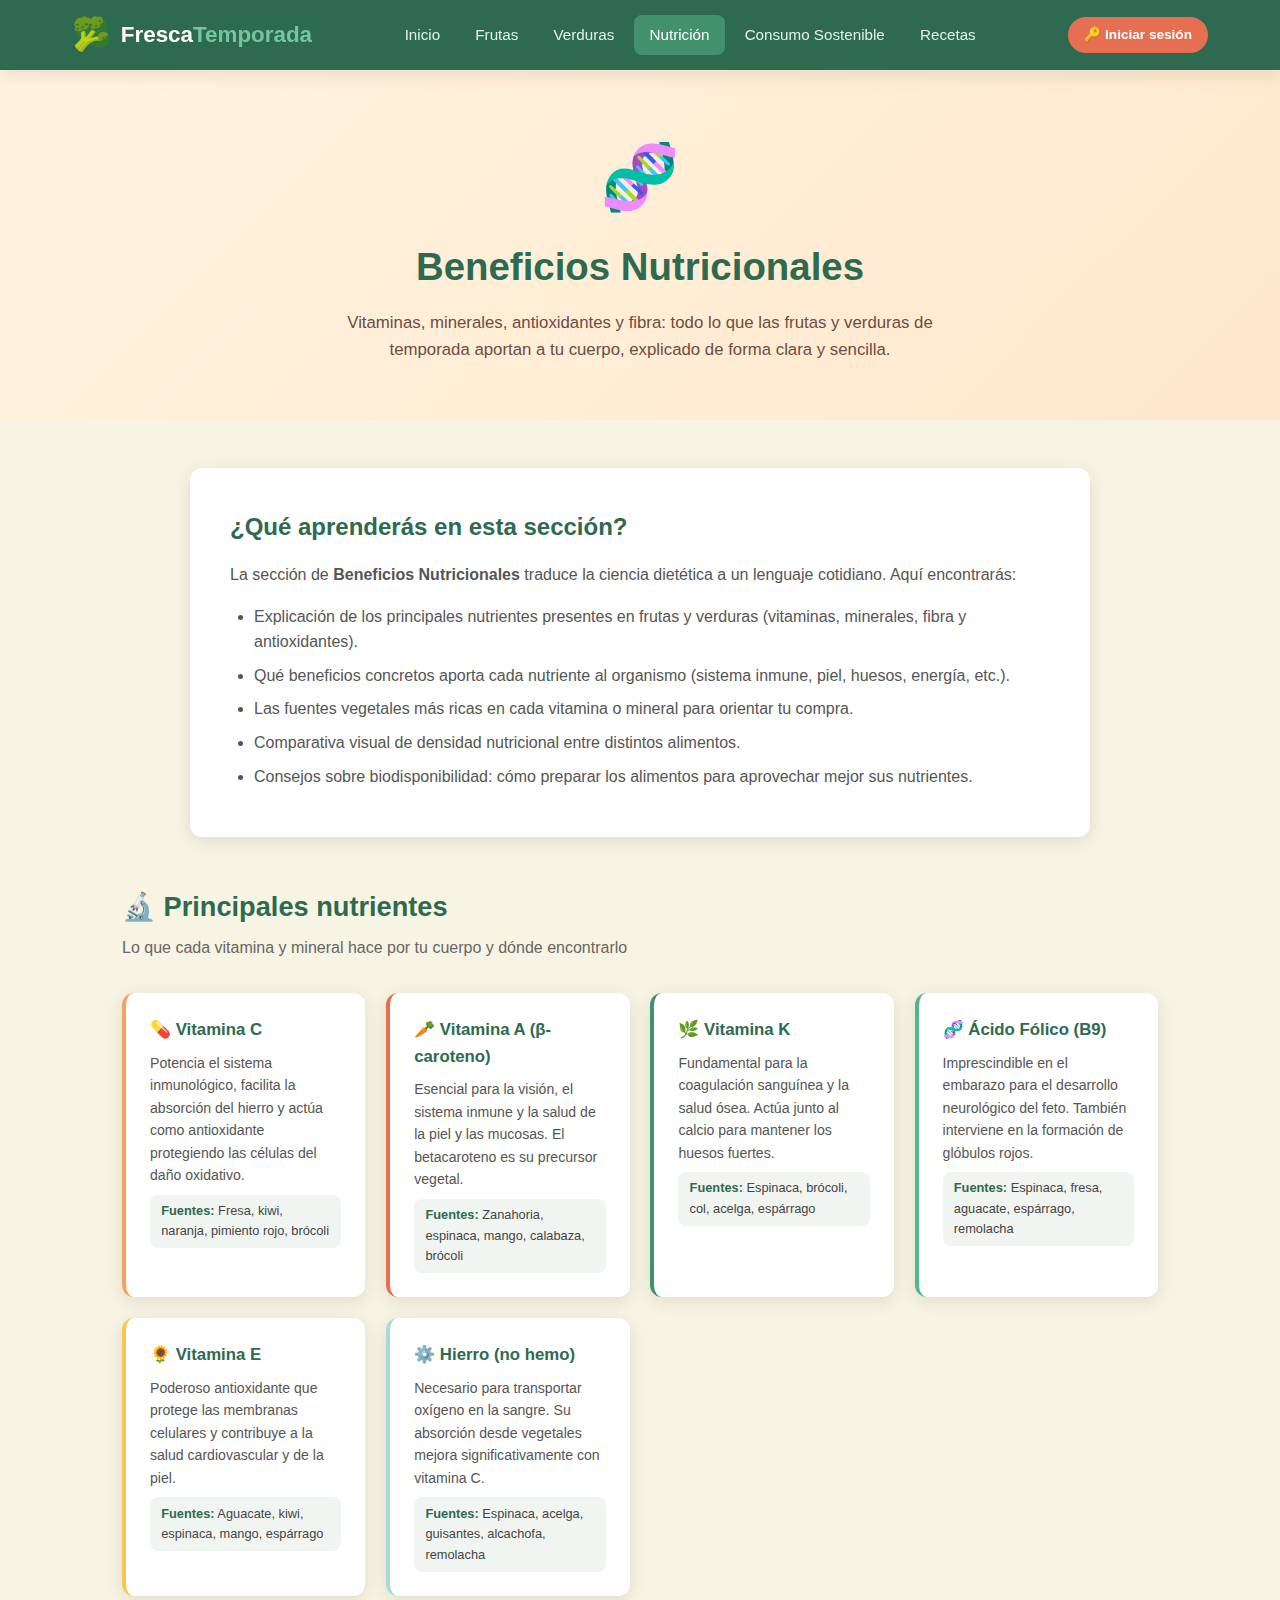
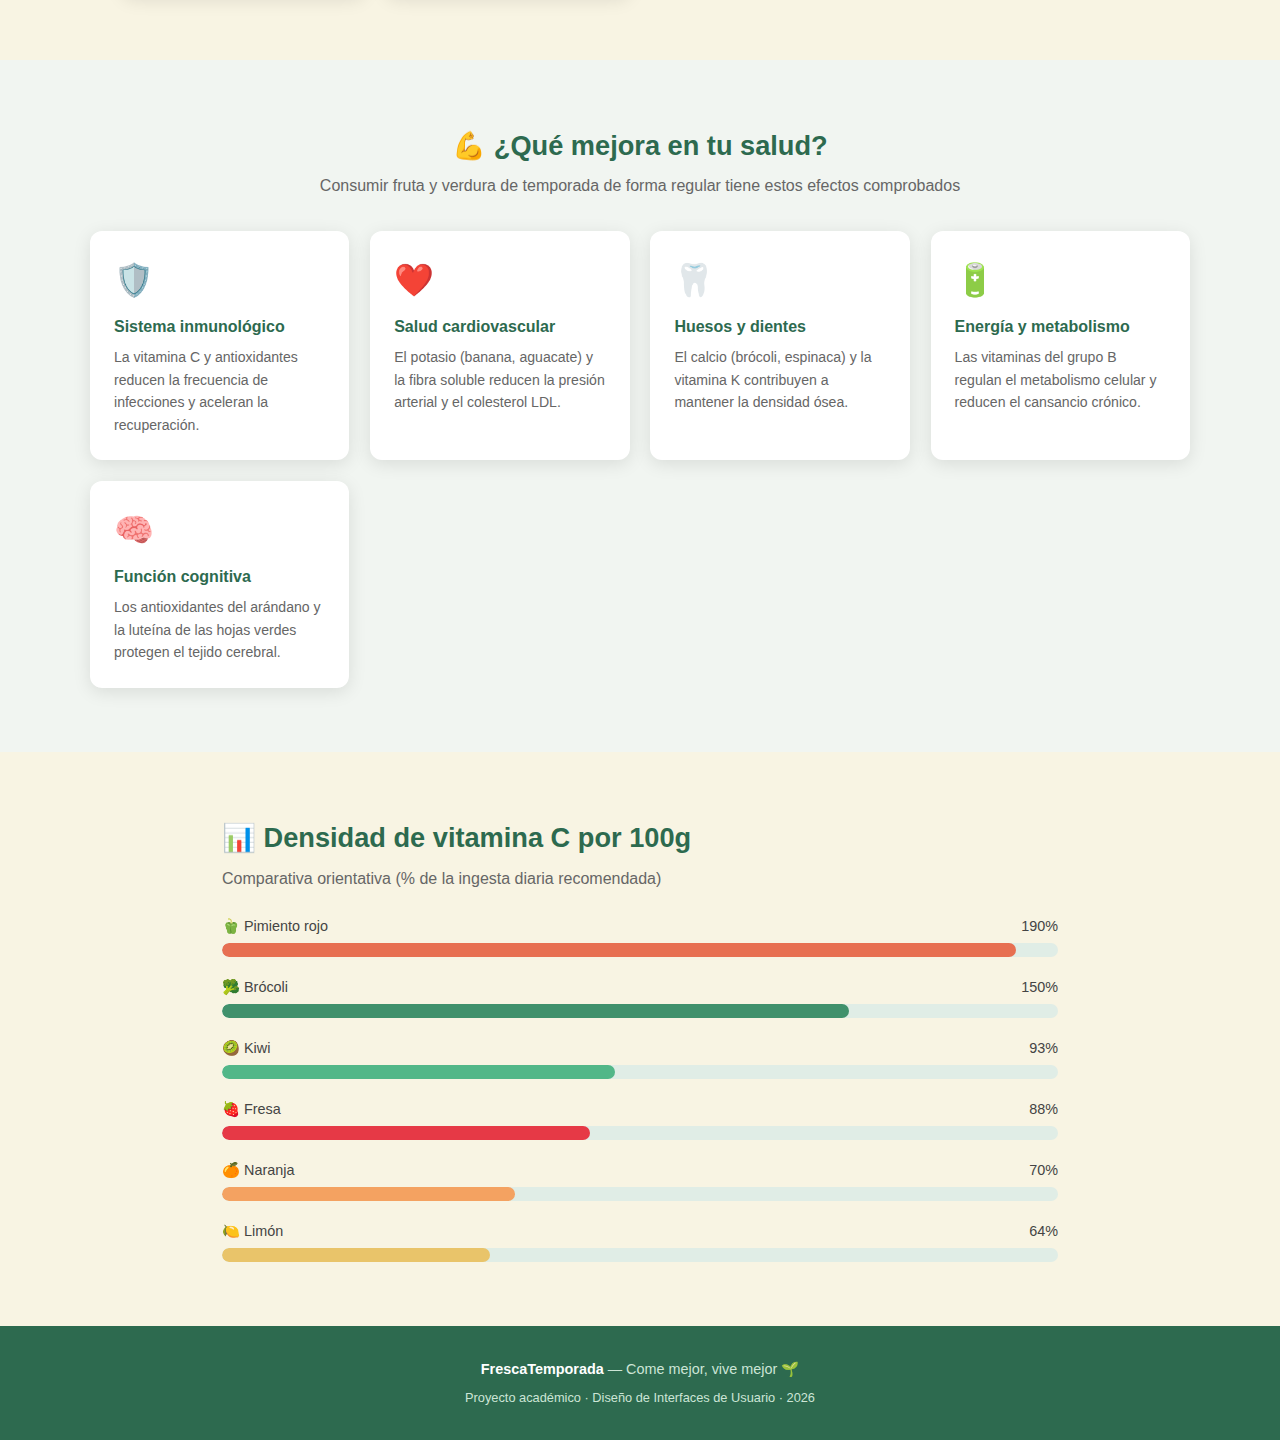
<file: PARCIAL1/nutricion.html>
<!DOCTYPE html>
<html lang="es">
<head>
  <meta charset="UTF-8" />
  <meta name="viewport" content="width=device-width, initial-scale=1.0" />
  <title>Beneficios Nutricionales – FrescaTemporada</title>
  <style>
    *, *::before, *::after { box-sizing: border-box; margin: 0; padding: 0; }
    :root {
      --verde-oscuro: #2d6a4f; --verde-medio: #40916c;
      --verde-claro: #74c69d; --crema: #f8f4e3;
      --naranja: #e76f51; --gris-suave: #f1f5f1;
      --sombra: 0 4px 18px rgba(0,0,0,.10); --radio: 12px;
    }
    body { font-family: 'Segoe UI', Arial, sans-serif; background: var(--crema); color: #1b1b1b; line-height: 1.6; }

    header { background: var(--verde-oscuro); position: sticky; top: 0; z-index: 100; box-shadow: var(--sombra); }
    .navbar { max-width: 1200px; margin: 0 auto; padding: 0 2rem; display: flex; align-items: center; justify-content: space-between; height: 70px; }
    .logo { display: flex; align-items: center; gap: .55rem; text-decoration: none; }
    .logo-icon { font-size: 2rem; }
    .logo-text { font-size: 1.4rem; font-weight: 700; color: #fff; }
    .logo-text span { color: var(--verde-claro); }
    nav ul { list-style: none; display: flex; gap: .2rem; }
    nav ul li a { display: block; padding: .5rem 1rem; border-radius: 8px; text-decoration: none; color: #e0f2e9; font-size: .95rem; font-weight: 500; transition: background .2s; }
    nav ul li a:hover, nav ul li a.active { background: var(--verde-medio); color: #fff; }
    .nav-sesion { display: flex; align-items: center; gap: .6rem; flex-shrink: 0; }
    .btn-login-nav { display: inline-flex; align-items: center; gap: .4rem; background: var(--naranja); color: #fff; padding: .42rem 1rem; border-radius: 999px; text-decoration: none; font-size: .85rem; font-weight: 700; transition: background .2s; white-space: nowrap; }
    .btn-login-nav:hover { background: #c75a3e; }
    .nav-usuario { display: none; align-items: center; gap: .5rem; color: #e0f2e9; font-size: .85rem; }
    .nav-usuario.visible { display: flex; }
    .nav-avatar { width: 30px; height: 30px; background: var(--verde-claro); border-radius: 50%; display: flex; align-items: center; justify-content: center; font-size: .85rem; font-weight: 700; color: var(--verde-oscuro); }
    .nav-salir { background: transparent; border: 1px solid #74c69d; color: #e0f2e9; border-radius: 999px; padding: .25rem .7rem; font-size: .78rem; font-family: inherit; cursor: pointer; transition: background .2s; }
    .nav-salir:hover { background: var(--verde-medio); }

    .page-hero {
      background: linear-gradient(135deg, #fff3e0 0%, #ffe8cc 100%);
      padding: 3.5rem 2rem; text-align: center;
    }
    .page-hero .icono-grande { font-size: 4rem; margin-bottom: .5rem; }
    .page-hero h1 { font-size: 2.4rem; color: var(--verde-oscuro); margin-bottom: .75rem; }
    .page-hero p { max-width: 650px; margin: 0 auto; font-size: 1.05rem; color: #6d4c41; }

    .descripcion { max-width: 900px; margin: 3rem auto; padding: 2.5rem; background: #fff; border-radius: var(--radio); box-shadow: var(--sombra); }
    .descripcion h2 { color: var(--verde-oscuro); font-size: 1.5rem; margin-bottom: 1rem; }
    .descripcion p { color: #555; margin-bottom: 1rem; }
    .descripcion ul { padding-left: 1.5rem; color: #555; }
    .descripcion ul li { margin-bottom: .5rem; }

    /* VITAMINAS */
    .vitaminas { max-width: 1100px; margin: 0 auto 4rem; padding: 0 2rem; }
    .vitaminas h2 { font-size: 1.7rem; color: var(--verde-oscuro); margin-bottom: .4rem; }
    .vitaminas .sub { color: #666; margin-bottom: 2rem; }
    .vit-grid { display: grid; grid-template-columns: repeat(auto-fit, minmax(230px, 1fr)); gap: 1.3rem; }
    .vit-card {
      background: #fff; border-radius: var(--radio); padding: 1.5rem;
      box-shadow: var(--sombra); display: flex; flex-direction: column; gap: .5rem;
    }
    .vit-card .vit-nombre {
      font-size: 1.05rem; font-weight: 700; color: var(--verde-oscuro);
      display: flex; align-items: center; gap: .5rem;
    }
    .vit-card p { font-size: .88rem; color: #555; }
    .vit-card .fuentes { font-size: .8rem; background: var(--gris-suave); border-radius: 8px; padding: .4rem .7rem; color: #444; }
    .vit-card .fuentes strong { color: var(--verde-oscuro); }
    .color-c  { border-left: 4px solid #f4a261; }
    .color-a  { border-left: 4px solid #e76f51; }
    .color-k  { border-left: 4px solid var(--verde-medio); }
    .color-b9 { border-left: 4px solid #52b788; }
    .color-e  { border-left: 4px solid #f9c74f; }
    .color-fe { border-left: 4px solid #a8dadc; }

    /* BENEFICIOS */
    .beneficios { background: var(--gris-suave); padding: 4rem 2rem; }
    .beneficios h2 { text-align: center; font-size: 1.7rem; color: var(--verde-oscuro); margin-bottom: .4rem; }
    .beneficios .sub { text-align: center; color: #666; margin-bottom: 2rem; }
    .ben-grid { max-width: 1100px; margin: 0 auto; display: grid; grid-template-columns: repeat(auto-fit, minmax(250px, 1fr)); gap: 1.3rem; }
    .ben-card { background: #fff; border-radius: var(--radio); padding: 1.5rem; box-shadow: var(--sombra); }
    .ben-card .icon { font-size: 2rem; margin-bottom: .5rem; }
    .ben-card h3 { color: var(--verde-oscuro); font-size: 1rem; margin-bottom: .4rem; }
    .ben-card p { font-size: .88rem; color: #666; }

    /* BARRA NUTRICIONAL comparativa */
    .comparativa { max-width: 900px; margin: 4rem auto; padding: 0 2rem; }
    .comparativa h2 { font-size: 1.7rem; color: var(--verde-oscuro); margin-bottom: .4rem; }
    .comparativa .sub { color: #666; margin-bottom: 1.5rem; }
    .barra-item { margin-bottom: 1.2rem; }
    .barra-label { display: flex; justify-content: space-between; font-size: .9rem; color: #444; margin-bottom: .3rem; }
    .barra-track { background: #e0ede6; border-radius: 999px; height: 14px; overflow: hidden; }
    .barra-fill { height: 100%; border-radius: 999px; background: var(--verde-medio); transition: width .6s; }

    footer { background: var(--verde-oscuro); color: #cce5d6; text-align: center; padding: 2rem 1rem; margin-top: 3rem; font-size: .9rem; }
    footer strong { color: #fff; }

    /* ── HAMBURGUESA / MENÚ MÓVIL ── */
    .hamburger {
      display: none; background: none; border: none; cursor: pointer;
      flex-direction: column; gap: 5px; padding: .45rem; border-radius: 6px;
      transition: background .2s; align-items: center;
    }
    .hamburger:hover { background: rgba(255,255,255,.12); }
    .hamburger span {
      display: block; width: 24px; height: 3px; background: #fff;
      border-radius: 2px; transition: transform .3s, opacity .3s;
    }
    .hamburger.abierto span:nth-child(1) { transform: translateY(8px) rotate(45deg); }
    .hamburger.abierto span:nth-child(2) { opacity: 0; }
    .hamburger.abierto span:nth-child(3) { transform: translateY(-8px) rotate(-45deg); }
    .nav-mobile {
      display: none; position: fixed;
      top: 0; left: 0; right: 0; bottom: 0; z-index: 299;
    }
    .nav-mobile.visible { display: block; }
    .nav-mobile-backdrop {
      position: absolute; top: 0; left: 0; right: 0; bottom: 0;
      background: rgba(0,0,0,.52);
    }
    .nav-mobile-panel {
      position: absolute; top: 0; left: 0;
      width: 270px; height: 100%; overflow-y: auto;
      background: var(--verde-oscuro);
      padding: 1.4rem 1.1rem;
      box-shadow: 4px 0 20px rgba(0,0,0,.3);
    }
    .nav-mobile-logo {
      display: flex; align-items: center; gap: .55rem;
      text-decoration: none;
      padding-bottom: 1rem; margin-bottom: .7rem;
      border-bottom: 1px solid rgba(255,255,255,.18);
    }
    .nav-mobile-logo .mi { font-size: 1.55rem; }
    .nav-mobile-logo .mt { font-size: 1.05rem; font-weight: 700; color: #fff; }
    .nav-mobile-logo .mt span { color: var(--verde-claro); }
    .nav-mobile-panel a {
      display: block; padding: .7rem .9rem; margin-bottom: .1rem;
      color: #e0f2e9; text-decoration: none;
      border-radius: 8px; font-size: .93rem; font-weight: 500;
      transition: background .2s;
    }
    .nav-mobile-panel a:hover, .nav-mobile-panel a.active {
      background: var(--verde-medio); color: #fff;
    }
    @media (max-width: 768px) {
      .page-hero h1 { font-size: 1.8rem; }
      .vit-grid { grid-template-columns: 1fr; }
      .ben-grid { grid-template-columns: repeat(2, 1fr); }
      nav { display: none; }
      .hamburger { display: flex; }
      .navbar { padding: 0 1rem; }
      .nav-sesion .btn-login-nav { font-size: .78rem; padding: .32rem .65rem; }
      .nav-sesion #navNombre { display: none; }
    }
    @media (max-width: 480px) {
      .page-hero h1 { font-size: 1.5rem; }
      .ben-grid { grid-template-columns: 1fr; }
    }
  </style>
</head>
<body>

  <header>
    <div class="navbar">
      <a href="index.html" class="logo" title="FrescaTemporada – Ir al inicio">
        <span class="logo-icon">🥦</span>
        <span class="logo-text">Fresca<span>Temporada</span></span>
      </a>
      <button class="hamburger" onclick="toggleMenu()" title="Abrir menú de navegación" aria-label="Abrir menú de navegación">
        <span></span><span></span><span></span>
      </button>
      <nav>
        <ul>
          <li><a href="index.html" title="Inicio – Página principal de FrescaTemporada">Inicio</a></li>
          <li><a href="frutas.html" title="Frutas – Calendario de frutas de temporada por mes">Frutas</a></li>
          <li><a href="verduras.html" title="Verduras – Guía de hortalizas de temporada">Verduras</a></li>
          <li><a href="nutricion.html" class="active" title="Nutrición – Vitaminas, minerales y beneficios para la salud">Nutrición</a></li>
          <li><a href="sostenible.html" title="Consumo Sostenible – Consejos para reducir el desperdicio y comprar local">Consumo Sostenible</a></li>
          <li><a href="recetas.html" title="Recetas – Platos deliciosos con ingredientes de temporada">Recetas</a></li>
        </ul>
      </nav>
      <div class="nav-sesion">
        <div class="nav-usuario" id="navUsuario"><div class="nav-avatar" id="navAvatar">U</div><span id="navNombre"></span><button class="nav-salir" onclick="navCerrarSesion()" title="Cerrar sesión – Salir de tu cuenta">Salir</button></div>
        <a href="login.html" class="btn-login-nav" id="btnIniciarSesion" title="Iniciar sesión – Acceder o crear tu cuenta">🔑 Iniciar sesión</a>
      </div>
    </div>
  </header>

  <!-- ── MENÚ MÓVIL ── -->
  <div class="nav-mobile" id="navMobile">
    <div class="nav-mobile-backdrop" onclick="cerrarMenu()"></div>
    <div class="nav-mobile-panel">
      <a href="index.html" class="nav-mobile-logo" title="FrescaTemporada – Ir al inicio">
        <span class="mi">🥦</span>
        <span class="mt">Fresca<span>Temporada</span></span>
      </a>
      <a href="index.html" title="Inicio – Página principal de FrescaTemporada">🏠 Inicio</a>
      <a href="frutas.html" title="Frutas – Calendario de frutas de temporada por mes">🍓 Frutas</a>
      <a href="verduras.html" title="Verduras – Guía de hortalizas de temporada">🥦 Verduras</a>
      <a href="nutricion.html" class="active" title="Nutrición – Vitaminas, minerales y beneficios para la salud">🧬 Nutrición</a>
      <a href="sostenible.html" title="Consumo Sostenible – Consejos para un consumo responsable">♻️ Consumo Sostenible</a>
      <a href="recetas.html" title="Recetas – Platos deliciosos con ingredientes de temporada">🥗 Recetas</a>
      <a href="login.html" title="Mi cuenta – Iniciar sesión o crear una cuenta nueva">🔑 Mi Cuenta</a>
    </div>
  </div>

  <script>(function(){var s=JSON.parse(sessionStorage.getItem('ft_sesion')||localStorage.getItem('ft_sesion')||'null');if(s){document.getElementById('navUsuario').classList.add('visible');var btn=document.getElementById('btnIniciarSesion');btn.textContent='📊 Mi Dashboard';btn.href='dashboard.html';document.getElementById('navNombre').textContent=s.nombre||s.usuario;document.getElementById('navAvatar').textContent=(s.nombre||s.usuario).charAt(0).toUpperCase();}})();function navCerrarSesion(){sessionStorage.removeItem('ft_sesion');localStorage.removeItem('ft_sesion');location.reload();}function toggleMenu(){var b=document.querySelector('.hamburger');var p=document.getElementById('navMobile');b.classList.toggle('abierto');p.classList.toggle('visible');document.body.style.overflow=p.classList.contains('visible')?'hidden':'';}function cerrarMenu(){document.querySelector('.hamburger').classList.remove('abierto');document.getElementById('navMobile').classList.remove('visible');document.body.style.overflow='';}</script>

  <div class="page-hero">
    <div class="icono-grande">🧬</div>
    <h1>Beneficios Nutricionales</h1>
    <p>
      Vitaminas, minerales, antioxidantes y fibra: todo lo que las frutas y verduras
      de temporada aportan a tu cuerpo, explicado de forma clara y sencilla.
    </p>
  </div>

  <div class="descripcion">
    <h2>¿Qué aprenderás en esta sección?</h2>
    <p>
      La sección de <strong>Beneficios Nutricionales</strong> traduce la ciencia
      dietética a un lenguaje cotidiano. Aquí encontrarás:
    </p>
    <ul>
      <li>Explicación de los principales nutrientes presentes en frutas y verduras (vitaminas, minerales, fibra y antioxidantes).</li>
      <li>Qué beneficios concretos aporta cada nutriente al organismo (sistema inmune, piel, huesos, energía, etc.).</li>
      <li>Las fuentes vegetales más ricas en cada vitamina o mineral para orientar tu compra.</li>
      <li>Comparativa visual de densidad nutricional entre distintos alimentos.</li>
      <li>Consejos sobre biodisponibilidad: cómo preparar los alimentos para aprovechar mejor sus nutrientes.</li>
    </ul>
  </div>

  <!-- VITAMINAS Y MINERALES -->
  <div class="vitaminas">
    <h2>🔬 Principales nutrientes</h2>
    <p class="sub">Lo que cada vitamina y mineral hace por tu cuerpo y dónde encontrarlo</p>
    <div class="vit-grid">

      <div class="vit-card color-c">
        <div class="vit-nombre">💊 Vitamina C</div>
        <p>Potencia el sistema inmunológico, facilita la absorción del hierro y actúa como antioxidante protegiendo las células del daño oxidativo.</p>
        <div class="fuentes"><strong>Fuentes:</strong> Fresa, kiwi, naranja, pimiento rojo, brócoli</div>
      </div>

      <div class="vit-card color-a">
        <div class="vit-nombre">🥕 Vitamina A (β-caroteno)</div>
        <p>Esencial para la visión, el sistema inmune y la salud de la piel y las mucosas. El betacaroteno es su precursor vegetal.</p>
        <div class="fuentes"><strong>Fuentes:</strong> Zanahoria, espinaca, mango, calabaza, brócoli</div>
      </div>

      <div class="vit-card color-k">
        <div class="vit-nombre">🌿 Vitamina K</div>
        <p>Fundamental para la coagulación sanguínea y la salud ósea. Actúa junto al calcio para mantener los huesos fuertes.</p>
        <div class="fuentes"><strong>Fuentes:</strong> Espinaca, brócoli, col, acelga, espárrago</div>
      </div>

      <div class="vit-card color-b9">
        <div class="vit-nombre">🧬 Ácido Fólico (B9)</div>
        <p>Imprescindible en el embarazo para el desarrollo neurológico del feto. También interviene en la formación de glóbulos rojos.</p>
        <div class="fuentes"><strong>Fuentes:</strong> Espinaca, fresa, aguacate, espárrago, remolacha</div>
      </div>

      <div class="vit-card color-e">
        <div class="vit-nombre">🌻 Vitamina E</div>
        <p>Poderoso antioxidante que protege las membranas celulares y contribuye a la salud cardiovascular y de la piel.</p>
        <div class="fuentes"><strong>Fuentes:</strong> Aguacate, kiwi, espinaca, mango, espárrago</div>
      </div>

      <div class="vit-card color-fe">
        <div class="vit-nombre">⚙️ Hierro (no hemo)</div>
        <p>Necesario para transportar oxígeno en la sangre. Su absorción desde vegetales mejora significativamente con vitamina C.</p>
        <div class="fuentes"><strong>Fuentes:</strong> Espinaca, acelga, guisantes, alcachofa, remolacha</div>
      </div>

    </div>
  </div>

  <!-- BENEFICIOS PARA LA SALUD -->
  <section class="beneficios">
    <h2>💪 ¿Qué mejora en tu salud?</h2>
    <p class="sub">Consumir fruta y verdura de temporada de forma regular tiene estos efectos comprobados</p>
    <div class="ben-grid">
      <div class="ben-card"><div class="icon">🛡️</div><h3>Sistema inmunológico</h3><p>La vitamina C y antioxidantes reducen la frecuencia de infecciones y aceleran la recuperación.</p></div>
      <div class="ben-card"><div class="icon">❤️</div><h3>Salud cardiovascular</h3><p>El potasio (banana, aguacate) y la fibra soluble reducen la presión arterial y el colesterol LDL.</p></div>
      <div class="ben-card"><div class="icon">🦷</div><h3>Huesos y dientes</h3><p>El calcio (brócoli, espinaca) y la vitamina K contribuyen a mantener la densidad ósea.</p></div>
      <div class="ben-card"><div class="icon">🔋</div><h3>Energía y metabolismo</h3><p>Las vitaminas del grupo B regulan el metabolismo celular y reducen el cansancio crónico.</p></div>
      <div class="ben-card"><div class="icon">🧠</div><h3>Función cognitiva</h3><p>Los antioxidantes del arándano y la luteína de las hojas verdes protegen el tejido cerebral.</p></div>
    </div>
  </section>

  <!-- COMPARATIVA VISUAL -->
  <div class="comparativa">
    <h2>📊 Densidad de vitamina C por 100g</h2>
    <p class="sub">Comparativa orientativa (% de la ingesta diaria recomendada)</p>

    <div class="barra-item">
      <div class="barra-label"><span>🫑 Pimiento rojo</span><span>190%</span></div>
      <div class="barra-track"><div class="barra-fill" style="width:95%; background:#e76f51;"></div></div>
    </div>
    <div class="barra-item">
      <div class="barra-label"><span>🥦 Brócoli</span><span>150%</span></div>
      <div class="barra-track"><div class="barra-fill" style="width:75%; background:#40916c;"></div></div>
    </div>
    <div class="barra-item">
      <div class="barra-label"><span>🥝 Kiwi</span><span>93%</span></div>
      <div class="barra-track"><div class="barra-fill" style="width:47%; background:#52b788;"></div></div>
    </div>
    <div class="barra-item">
      <div class="barra-label"><span>🍓 Fresa</span><span>88%</span></div>
      <div class="barra-track"><div class="barra-fill" style="width:44%; background:#e63946;"></div></div>
    </div>
    <div class="barra-item">
      <div class="barra-label"><span>🍊 Naranja</span><span>70%</span></div>
      <div class="barra-track"><div class="barra-fill" style="width:35%; background:#f4a261;"></div></div>
    </div>
    <div class="barra-item">
      <div class="barra-label"><span>🍋 Limón</span><span>64%</span></div>
      <div class="barra-track"><div class="barra-fill" style="width:32%; background:#e9c46a;"></div></div>
    </div>
  </div>

  <footer>
    <p><strong>FrescaTemporada</strong> — Come mejor, vive mejor 🌱</p>
    <p style="margin-top:.4rem; font-size:.8rem;">Proyecto académico · Diseño de Interfaces de Usuario · 2026</p>
  </footer>

</body>
</html>
</file>
